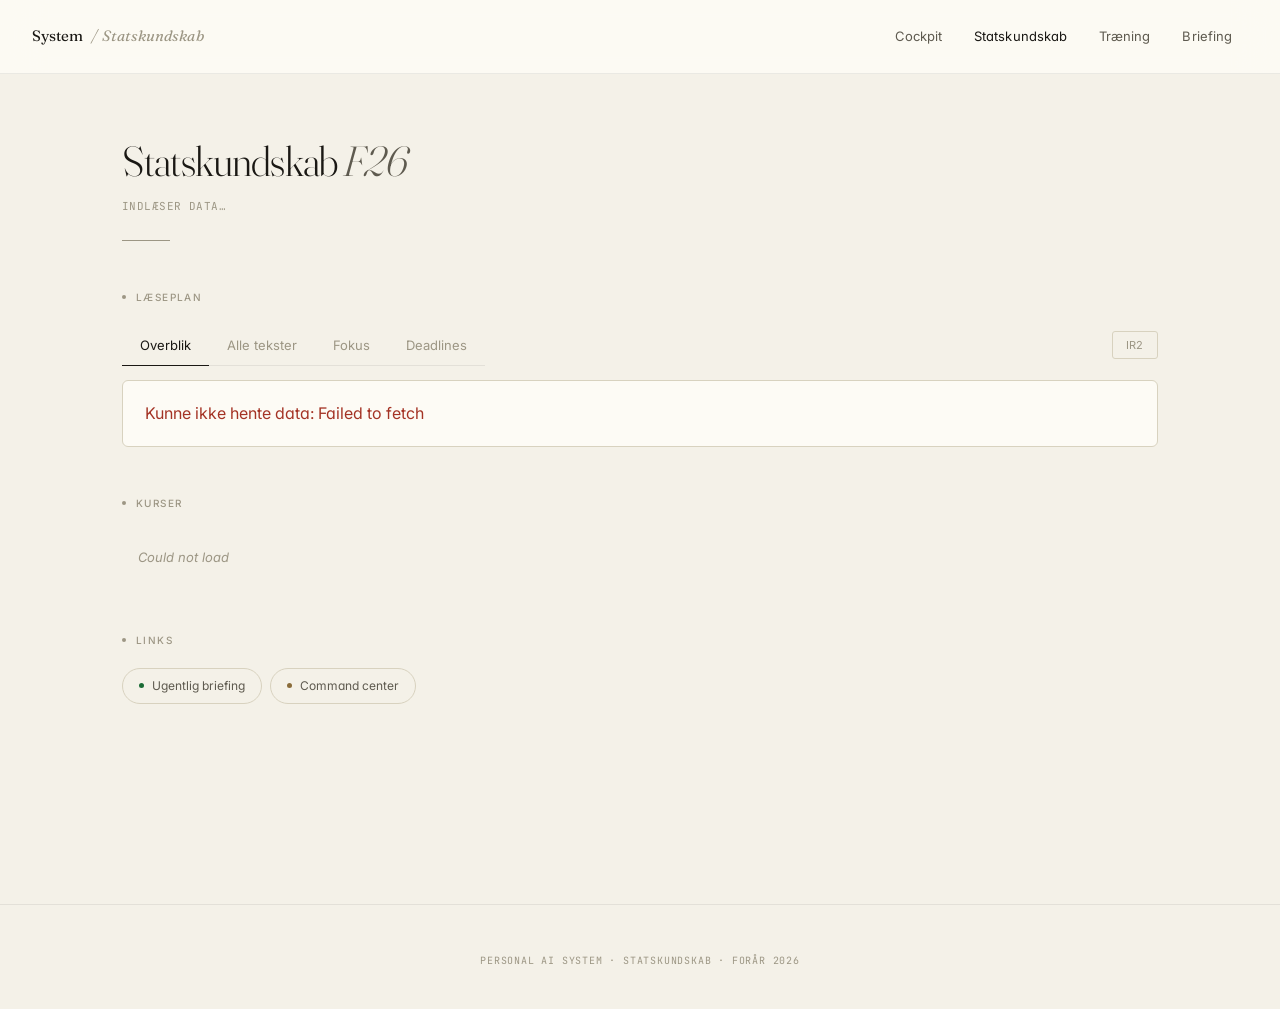
<file: academics.html>
<!DOCTYPE html>
<html lang="da">
<head>
<meta charset="UTF-8">
<meta name="viewport" content="width=device-width, initial-scale=1.0, viewport-fit=cover">
<meta name="theme-color" content="#f4f1e8">
<title>Statskundskab — System</title>
<link rel="stylesheet" href="shared.css?v=4">
</head>
<body>
<header>
  <div class="logo">System <span>/ Statskundskab</span></div>
  <button class="nt" onclick="document.querySelector('nav').classList.toggle('open')" aria-label="Menu"><svg viewBox="0 0 24 24"><path d="M4 6h16M4 12h16M4 18h16" stroke-linecap="round"/></svg></button>
  <nav><a href="index.html">Cockpit</a><a href="academics.html" class="active">Statskundskab</a><a href="training.html">Træning</a><a href="briefing.html">Briefing</a></nav>
</header>
<div class="main">
  <div class="page-hd">
    <h1 class="page-title">Statskundskab <em>F26</em></h1>
    <div class="page-sub" id="lp-sub">Indlæser data…</div>
  </div>

  <!-- LÆSEPLAN — primary focus -->
  <div class="sh first" style="--accent:var(--green);margin-top:0">Læseplan</div>
  <div style="display:flex;align-items:center;gap:.5rem;margin-bottom:.875rem">
    <div class="lp-tabs" id="lp-tabs" style="margin-bottom:0"></div>
    <button class="lp-toggle" id="ir2-toggle" onclick="toggleIR2()" title="Vis/skjul IR2 (afsluttet fag)">IR2</button>
  </div>
  <div id="lp-content"><div class="loading">Henter data…</div></div>

  <!-- COURSE PANELS — secondary, below -->
  <div class="sh" style="--accent:var(--blue)">Kurser</div>
  <div class="course-grid" id="courseGrid"><div class="loading">Indlæser…</div></div>

  <!-- LINKS -->
  <div class="sh" style="--accent:var(--violet)">Links</div>
  <div class="pills">
    <a href="briefing.html" class="pill"><span class="dot" style="background:var(--green);color:var(--green)"></span> Ugentlig briefing</a>
    <a href="https://claude.ai" class="pill" target="_blank"><span class="dot" style="background:var(--gold);color:var(--gold)"></span> Command center</a>
  </div>
</div>
<footer>Personal AI System · Statskundskab · Forår 2026</footer>

<script>
// ═══════════════════════════════════════
// CONFIG
// ═══════════════════════════════════════
const SUPABASE_URL = "https://kgiepplwarutwmzvvezc.supabase.co";
const SUPABASE_KEY = "eyJhbGciOiJIUzI1NiIsInR5cCI6IkpXVCJ9.eyJpc3MiOiJzdXBhYmFzZSIsInJlZiI6ImtnaWVwcGx3YXJ1dHdtenZ2ZXpjIiwicm9sZSI6ImFub24iLCJpYXQiOjE3NzQ4MTc4MDksImV4cCI6MjA5MDM5MzgwOX0.8DFz0fGFJn5qocz4jwfPbnXcoy-1WHgSojDBS8enKec";
const API_HEADERS = { apikey: SUPABASE_KEY, Authorization: `Bearer ${SUPABASE_KEY}`, "Content-Type": "application/json", Prefer: "return=representation" };

// ═══════════════════════════════════════
// LÆSEPLAN CONSTANTS
// ═══════════════════════════════════════
const LP_COURSES = {
  IP3:     { bg: "#1f4d8a", light: "rgba(31,77,138,.10)",  text: "#1f4d8a" },
  Økonomi: { bg: "#a86b15", light: "rgba(168,107,21,.10)", text: "#a86b15" },
  Metode:  { bg: "#1a6b35", light: "rgba(26,107,53,.10)",  text: "#1a6b35" },
  IR2:     { bg: "#5e3a8a", light: "rgba(94,58,138,.10)",  text: "#5e3a8a" },
};
const ACTIVE_COURSES = ["IP3", "Økonomi", "Metode"];
const DEPTH = ["unread","read","noted","restructured","compared","tested"];
const DEPTH_DA = { unread:"Ulæst", read:"Læst", noted:"Noteret", restructured:"Omstruktureret", compared:"Sammenlignet", tested:"Testet" };
const DEPTH_CLR = { unread:"#9c9684", read:"#1f4d8a", noted:"#5e3a8a", restructured:"#a86b15", compared:"#1a6b35", tested:"#a43325" };
const PRIO_STYLE = { høj:{bg:"rgba(164,51,37,.10)",c:"#a43325"}, mellem:{bg:"rgba(168,107,21,.10)",c:"#a86b15"}, lav:{bg:"rgba(26,107,53,.10)",c:"#1a6b35"} };
const STATUS_DA = { ikke_startet:"Ikke startet", i_gang:"I gang", læst:"Læst" };
const WEEK_DATES = { 6:"2/2–8/2",7:"9/2–15/2",8:"16/2–22/2",9:"23/2–1/3",10:"2/3–8/3",11:"9/3–15/3",12:"16/3–22/3",13:"23/3–29/3",14:"30/3–5/4",15:"6/4–12/4",16:"13/4–19/4",17:"20/4–26/4",18:"27/4–3/5",19:"4/5–10/5",20:"11/5–17/5",21:"18/5–24/5" };
const EVT_STYLE = { deadline:{bg:"rgba(164,51,37,.10)",c:"#a43325",l:"Deadline"}, exam:{bg:"rgba(168,107,21,.10)",c:"#a86b15",l:"Eksamen"}, holiday:{bg:"rgba(26,107,53,.10)",c:"#1a6b35",l:"Ferie"}, info:{bg:"rgba(31,77,138,.10)",c:"#1f4d8a",l:"Info"} };

// ═══════════════════════════════════════
// STATE
// ═══════════════════════════════════════
let readings = [], events = [], view = "dashboard";
let filters = { course:"", priority:"", status:"", week:"" };
let focusWeek = 15, showIR2 = false;

// ═══════════════════════════════════════
// SUPABASE
// ═══════════════════════════════════════
async function supa(path, opts = {}) {
  const res = await fetch(`${SUPABASE_URL}/rest/v1/${path}`, {
    method: opts.method || "GET",
    headers: API_HEADERS,
    body: opts.body ? JSON.stringify(opts.body) : undefined,
  });
  if (!res.ok) { const t = await res.text().catch(()=>""); throw new Error(`${res.status}: ${t}`); }
  return res.json();
}

async function loadLPData() {
  [readings, events] = await Promise.all([
    supa("readings?order=week.asc,id.asc"),
    supa("events?order=week.asc"),
  ]);
}

async function patchReading(id, patch) {
  await supa(`readings?id=eq.${id}`, { method: "PATCH", body: patch });
}

// ═══════════════════════════════════════
// HELPERS
// ═══════════════════════════════════════
function esc(s) { const d = document.createElement("div"); d.textContent = s||""; return d.innerHTML; }

function visibleCourses() {
  return showIR2 ? Object.keys(LP_COURSES) : ACTIVE_COURSES;
}

function stats() {
  const vis = visibleCourses();
  const subset = readings.filter(r => vis.includes(r.course));
  const total = subset.length, done = subset.filter(r=>r.status==="læst").length;
  const ip = subset.filter(r=>r.status==="i_gang").length;
  const tp = subset.reduce((s,r)=>s+(r.pages||0),0);
  const dp = subset.filter(r=>r.status==="læst").reduce((s,r)=>s+(r.pages||0),0);
  const bc = {};
  for (const c of vis) {
    const ct = readings.filter(r=>r.course===c), cd = ct.filter(r=>r.status==="læst").length;
    bc[c] = { total:ct.length, done:cd, pct: ct.length ? Math.round(100*cd/ct.length) : 0 };
  }
  return { total, done, ip, tp, dp, bc };
}

// ═══════════════════════════════════════
// RENDER — TABS
// ═══════════════════════════════════════
function renderTabs() {
  const tabs = [["dashboard","Overblik"],["list","Alle tekster"],["focus","Fokus"],["deadlines","Deadlines"]];
  document.getElementById("lp-tabs").innerHTML = tabs.map(([id,label]) =>
    `<button class="lp-tab${view===id?' active':''}" onclick="setView('${id}')">${label}</button>`
  ).join("");
  const tog = document.getElementById("ir2-toggle");
  tog.classList.toggle("on", showIR2);
}

function renderSubtitle() {
  const s = stats();
  document.getElementById("lp-sub").innerHTML =
    `${s.done}/${s.total} tekster læst · Forår 2026`;
}

// ═══════════════════════════════════════
// RENDER — DASHBOARD
// ═══════════════════════════════════════
function renderDashboard(el) {
  const s = stats();
  const vis = visibleCourses();

  const pctDone = s.total ? Math.round(100*s.done/s.total) : 0;
  let h = `<div class="lp-stats">
    <div class="lp-stat" style="--accent:var(--green)"><div class="lp-stat-val" style="color:var(--green)">${s.done}</div><div class="lp-stat-label">Tekster læst</div><div class="lp-stat-sub">af ${s.total} · ${pctDone}%</div></div>
    <div class="lp-stat" style="--accent:var(--blue)"><div class="lp-stat-val" style="color:var(--blue)">${s.ip}</div><div class="lp-stat-label">I gang</div><div class="lp-stat-sub">igangværende</div></div>
    <div class="lp-stat" style="--accent:var(--purple)"><div class="lp-stat-val" style="color:var(--purple)">${s.dp}</div><div class="lp-stat-label">Sider læst</div><div class="lp-stat-sub">af ${s.tp} sider</div></div>
  </div>`;

  // Course progress
  h += `<div class="lp-panel"><div class="lp-panel-hd">Fremgang per fag</div><div class="lp-panel-bd">`;
  for (const c of vis) {
    const cs = s.bc[c], cc = LP_COURSES[c];
    h += `<div class="lp-prog-wrap">
      <div class="lp-prog-label" style="width:96px">
        <span class="badge" style="background:${cc.bg};color:#fdfbf5">${c}</span>
        <span style="font-size:.6875rem;color:var(--t3)">${cs.done}/${cs.total}</span>
      </div>
      <div class="lp-pbar-outer"><div class="lp-pbar" style="width:${Math.max(cs.pct,1)}%;background:${cc.bg};color:${cc.bg}"></div></div>
      <span class="lp-pbar-pct">${cs.pct}%</span>
    </div>`;
  }
  h += `</div></div>`;

  // Depth distribution
  h += `<div class="lp-panel"><div class="lp-panel-hd">Dybdefordeling</div><div class="lp-panel-bd"><div class="depth-grid">`;
  for (const d of DEPTH) {
    const n = readings.filter(r=>r.depth===d && vis.includes(r.course)).length;
    h += `<div class="depth-chip"><div class="dc" style="background:${DEPTH_CLR[d]}"></div><span class="dn">${DEPTH_DA[d]}</span><span class="dv">${n}</span></div>`;
  }
  h += `</div></div></div>`;

  // Upcoming deadlines
  const dls = events.filter(e => e.type==="deadline" || e.type==="exam");
  if (dls.length) {
    h += `<div class="lp-panel"><div class="lp-panel-hd">Kommende deadlines</div>`;
    dls.forEach(e => {
      const cc = e.course ? LP_COURSES[e.course] : null;
      const es = EVT_STYLE[e.type] || EVT_STYLE.info;
      h += `<div class="event-row">
        <div style="display:flex;align-items:center;gap:.625rem">
          <span class="event-tag" style="background:${es.bg};color:${es.c}">${es.l}</span>
          <div>
            <div style="font-size:.8125rem;font-weight:500">${esc(e.label)}</div>
            ${cc ? `<span class="badge" style="background:${cc.light};color:${cc.text};margin-top:2px">${e.course}</span>` : ""}
          </div>
        </div>
        <span class="event-date">${e.date ? e.date.slice(5) : `Uge ${e.week}`}</span>
      </div>`;
    });
    h += `</div>`;
  }
  el.innerHTML = h;
}

// ═══════════════════════════════════════
// RENDER — READING ROW
// ═══════════════════════════════════════
function readingHTML(r) {
  const cc = LP_COURSES[r.course] || LP_COURSES.IP3;
  const done = r.status === "læst";
  const ps = PRIO_STYLE[r.priority] || PRIO_STYLE.mellem;
  return `<div class="reading${done?' done':''}" id="r-${r.id}">
    <button class="check${done?' checked':''}" style="${done?`background:${cc.bg};border:none`:''}" onclick="toggleStatus(${r.id})">
      ${done ? `<svg width="12" height="12" viewBox="0 0 24 24" fill="none" stroke="#fdfbf5" stroke-width="3" stroke-linecap="round" stroke-linejoin="round"><polyline points="20 6 9 17 4 12"/></svg>` : ''}
    </button>
    <div style="flex:1;min-width:0">
      <div class="reading-title">${esc(r.title)}</div>
      <div class="reading-meta">${esc(r.author)}${r.pages>0?` · ${r.pages} s.`:''}</div>
      <div class="reading-tags">
        <span class="badge" style="background:${cc.bg};color:#fdfbf5">${r.course}</span>
        <span class="badge" style="background:${ps.bg};color:${ps.c}">${r.priority}</span>
        <button class="depth-btn" style="background:${DEPTH_CLR[r.depth]}" onclick="cycleDepth(${r.id})">${DEPTH_DA[r.depth]}</button>
        ${r.notes ? `<span style="font-size:.625rem;color:var(--t3);font-style:italic">${esc(r.notes)}</span>` : ''}
      </div>
    </div>
    <div class="reading-week">Uge ${r.week}</div>
  </div>`;
}

// ═══════════════════════════════════════
// RENDER — ALLE TEKSTER
// ═══════════════════════════════════════
function renderList(el) {
  const vis = visibleCourses();
  let f = readings.filter(r => {
    if (!vis.includes(r.course)) return false;
    if (filters.course && r.course !== filters.course) return false;
    if (filters.priority && r.priority !== filters.priority) return false;
    if (filters.status && r.status !== filters.status) return false;
    if (filters.week && r.week !== parseInt(filters.week)) return false;
    return true;
  });
  const wOpts = Array.from({length:16},(_,i)=>i+6).map(w=>`<option value="${w}" ${filters.week==w?'selected':''}>Uge ${w}</option>`).join("");
  const courseOpts = vis.map(c=>`<option value="${c}" ${filters.course===c?'selected':''}>${c}</option>`).join("");
  let h = `<div class="lp-filters">
    <select onchange="setFilter('course',this.value)"><option value="">Alle fag</option>${courseOpts}</select>
    <select onchange="setFilter('priority',this.value)"><option value="">Alle prioriteter</option>${["høj","mellem","lav"].map(p=>`<option value="${p}" ${filters.priority===p?'selected':''}>${p}</option>`).join("")}</select>
    <select onchange="setFilter('status',this.value)"><option value="">Alle status</option>${["ikke_startet","i_gang","læst"].map(s=>`<option value="${s}" ${filters.status===s?'selected':''}>${STATUS_DA[s]}</option>`).join("")}</select>
    <select onchange="setFilter('week',this.value)"><option value="">Alle uger</option>${wOpts}</select>
    <span class="lp-count">${f.length} tekster</span>
  </div>`;
  if (!f.length) {
    h += `<div class="lp-panel"><div class="loading">Ingen tekster matcher filtrene</div></div>`;
    el.innerHTML = h; return;
  }
  // Group by week
  const byWeek = {};
  f.forEach(r => { if (!byWeek[r.week]) byWeek[r.week] = []; byWeek[r.week].push(r); });
  const weeks = Object.keys(byWeek).map(Number).sort((a,b) => a-b);
  h += `<div class="lp-panel">`;
  weeks.forEach(w => {
    const wr = byWeek[w];
    const done = wr.filter(r => r.status === "læst").length;
    const dates = WEEK_DATES[w] ? ` · ${WEEK_DATES[w]}` : '';
    h += `<div class="week-hd"><span>Uge ${w}${dates}</span><span class="week-hd-right">${done}/${wr.length} læst</span></div>`;
    h += wr.map(readingHTML).join("");
  });
  h += `</div>`;
  el.innerHTML = h;
}

// ═══════════════════════════════════════
// RENDER — FOKUS
// ═══════════════════════════════════════
function renderFocus(el) {
  const vis = visibleCourses();
  const backlog = readings
    .filter(r => vis.includes(r.course) && r.week <= focusWeek && r.status !== "læst")
    .sort((a,b) => { const p={høj:0,mellem:1,lav:2}; return (p[a.priority]||1)-(p[b.priority]||1) || a.week-b.week; });
  const wBtns = Array.from({length:16},(_,i)=>i+6).map(w => {
    const cls = [w===focusWeek?'active':'', w===14?'easter':'', w===7?'readweek':''].filter(Boolean).join(' ');
    return `<button class="week-btn ${cls}" onclick="setFocusWeek(${w})">${w}</button>`;
  }).join("");
  let h = `<div class="lp-panel" style="margin-bottom:1rem"><div class="lp-panel-hd">Vælg uge</div><div class="lp-panel-bd">
    <div class="week-btns">${wBtns}</div>
    <div style="font-size:.6875rem;color:var(--t3);margin-top:.625rem">${WEEK_DATES[focusWeek]||""} · ${backlog.length} ulæste tekster op til uge ${focusWeek}</div>
  </div></div>`;
  h += `<div class="lp-panel">${backlog.length ? backlog.map(readingHTML).join("") : `<div style="padding:2rem;text-align:center;color:var(--green);font-weight:600;font-size:.875rem">✓ Alle tekster op til uge ${focusWeek} er læst!</div>`}</div>`;
  el.innerHTML = h;
}

// ═══════════════════════════════════════
// RENDER — DEADLINES
// ═══════════════════════════════════════
function renderDeadlines(el) {
  let h = `<div class="lp-panel"><div class="lp-panel-hd">Alle begivenheder</div>`;
  if (!events.length) { h += `<div class="loading">Ingen begivenheder fundet</div>`; }
  events.forEach(e => {
    const es = EVT_STYLE[e.type] || EVT_STYLE.info;
    const cc = e.course ? LP_COURSES[e.course] : null;
    h += `<div class="event-row">
      <div style="display:flex;align-items:center;gap:.625rem">
        <span class="event-tag" style="background:${es.bg};color:${es.c}">${es.l}</span>
        <div>
          <div style="font-size:.8125rem;font-weight:500">${esc(e.label)}</div>
          ${cc ? `<span style="font-size:.625rem;color:var(--t3)">${e.course}</span>` : ""}
        </div>
      </div>
      <span class="event-date">Uge ${e.week}${e.date ? ' · '+e.date.slice(5) : ''}</span>
    </div>`;
  });
  h += `</div>`;
  el.innerHTML = h;
}

// ═══════════════════════════════════════
// RENDER MAIN
// ═══════════════════════════════════════
function render() {
  renderTabs();
  renderSubtitle();
  const el = document.getElementById("lp-content");
  if (view === "dashboard") renderDashboard(el);
  else if (view === "list") renderList(el);
  else if (view === "focus") renderFocus(el);
  else if (view === "deadlines") renderDeadlines(el);
}

// ═══════════════════════════════════════
// ACTIONS
// ═══════════════════════════════════════
window.setView = function(v) { view = v; render(); };
window.setFilter = function(k, v) { filters[k] = v; render(); };
window.setFocusWeek = function(w) { focusWeek = w; render(); };
window.toggleIR2 = function() { showIR2 = !showIR2; render(); };

window.toggleStatus = async function(id) {
  const r = readings.find(x => x.id === id); if (!r) return;
  const newStatus = r.status === "læst" ? "ikke_startet" : "læst";
  const newDepth = newStatus === "læst" && r.depth === "unread" ? "read" : r.depth;
  const now = new Date().toISOString();
  const patch = { status: newStatus, depth: newDepth,
    completed_at: newStatus === "læst" ? now : null,
    started_at: r.started_at || (newStatus === "læst" ? now : null) };
  Object.assign(r, patch); render();
  try { await patchReading(id, patch); }
  catch (e) { console.error("Update failed:", e); r.status = r.status === "læst" ? "ikke_startet" : "læst"; render(); }
};

window.cycleDepth = async function(id) {
  const r = readings.find(x => x.id === id); if (!r) return;
  const idx = DEPTH.indexOf(r.depth), newDepth = DEPTH[(idx + 1) % DEPTH.length], old = r.depth;
  r.depth = newDepth; render();
  try { await patchReading(id, { depth: newDepth }); }
  catch (e) { console.error("Depth failed:", e); r.depth = old; render(); }
};

// ═══════════════════════════════════════
// COURSE PANELS (existing academics content)
// ═══════════════════════════════════════
const CC = {
  IP3:{color:'#1f4d8a',full:'International Politics 3',exam:'4 jun kl. 12',format:'Fri hjemmeopgave',approach:'Comparative theory mapping — realism vs. liberalism vs. constructivism. Raw sources first.',sched:[['Man','08–10 FL'],['Tor','13–15 FL'],['Fre','08–10 Hold']]},
  'Økonomi':{color:'#a86b15',full:'Macroeconomics',exam:'9 jun kl. 9–13',format:'4-timers skriftlig',approach:'Model-based graphical reasoning. IS-LM, AS-AD, Mundell-Fleming, Phillips curve.',sched:[['Tor','08–10 FL'],['Tor','15–17 Café'],['Fre','10–12 Hold']]},
  Metode:{color:'#1a6b35',full:'Qualitative Methods',exam:'26 maj kl. 12',format:'Fri hjemmeopgave',approach:'Does not read pensum. Agent delivers summaries before + after lectures.',sched:[['Man','13–15 FL'],['Tor','10–12 Hold']]}
};

function loadCoursePanels() {
  const S = SUPABASE_URL + '/rest/v1';
  const H = { apikey: SUPABASE_KEY, Authorization: 'Bearer ' + SUPABASE_KEY };
  fetch(S+'/readings?select=course,status',{headers:H}).then(r=>r.json()).then(data=>{
    const courses={};
    data.forEach(r=>{const c=r.course;if(!courses[c])courses[c]={t:0,d:0,ip:0};courses[c].t++;if(r.status==='læst')courses[c].d++;else if(r.status==='i_gang')courses[c].ip++});
    const order=['Økonomi','IP3','Metode'];
    document.getElementById('courseGrid').innerHTML=order.filter(c=>courses[c]).map(c=>{
      const v=courses[c],cfg=CC[c]||{},pct=Math.round(100*v.d/v.t),col=cfg.color||'#a8a29e';
      return`<div class="course-panel" style="--accent:${col}">
        <div class="course-header"><div><div class="course-name" style="color:${col}">${c}</div><div class="course-full">${cfg.full||''}</div></div><span class="course-badge" style="color:${col}">${cfg.exam?.split(' kl')[0]||''}</span></div>
        <div class="course-body">
          <div class="stats-row"><div class="stat"><div class="stat-val" style="color:${col}">${v.t}</div><div class="stat-label">Tekster</div></div><div class="stat"><div class="stat-val">${v.d}</div><div class="stat-label">Læst</div></div><div class="stat"><div class="stat-val">${v.ip}</div><div class="stat-label">I gang</div></div></div>
          <div class="prog-wrap"><div class="prog-bar-outer"><div class="prog-bar" style="width:${Math.max(pct,2)}%;background:${col};color:${col}"></div></div><span class="prog-pct">${pct}%</span></div>
          ${cfg.alert?`<div class="course-alert">⚠ ${cfg.alert}</div>`:''}
          <div class="sub-sh">Eksamen</div><div class="detail"><strong>Format:</strong> ${cfg.format||''}</div><div class="detail"><strong>Dato:</strong> ${cfg.exam||''}</div>
          <div class="sub-sh">Agent-tilgang</div><div class="detail">${cfg.approach||''}</div>
          <div class="sub-sh">Skema</div>${(cfg.sched||[]).map(s=>'<div class="detail-row"><span class="k">'+s[0]+'</span><span class="v">'+s[1]+'</span></div>').join('')}
        </div></div>`;
    }).join('');
  }).catch(()=>{document.getElementById('courseGrid').innerHTML='<div class="loading">Could not load</div>'});
}

// ═══════════════════════════════════════
// INIT
// ═══════════════════════════════════════
(async function() {
  try {
    await loadLPData();
    render();
  } catch(e) {
    document.getElementById("lp-content").innerHTML = `<div class="lp-panel"><div class="lp-panel-bd" style="color:var(--red)">Kunne ikke hente data: ${esc(e.message)}</div></div>`;
    renderTabs();
  }
  loadCoursePanels();
})();
</script>
</body>
</html>
</file>
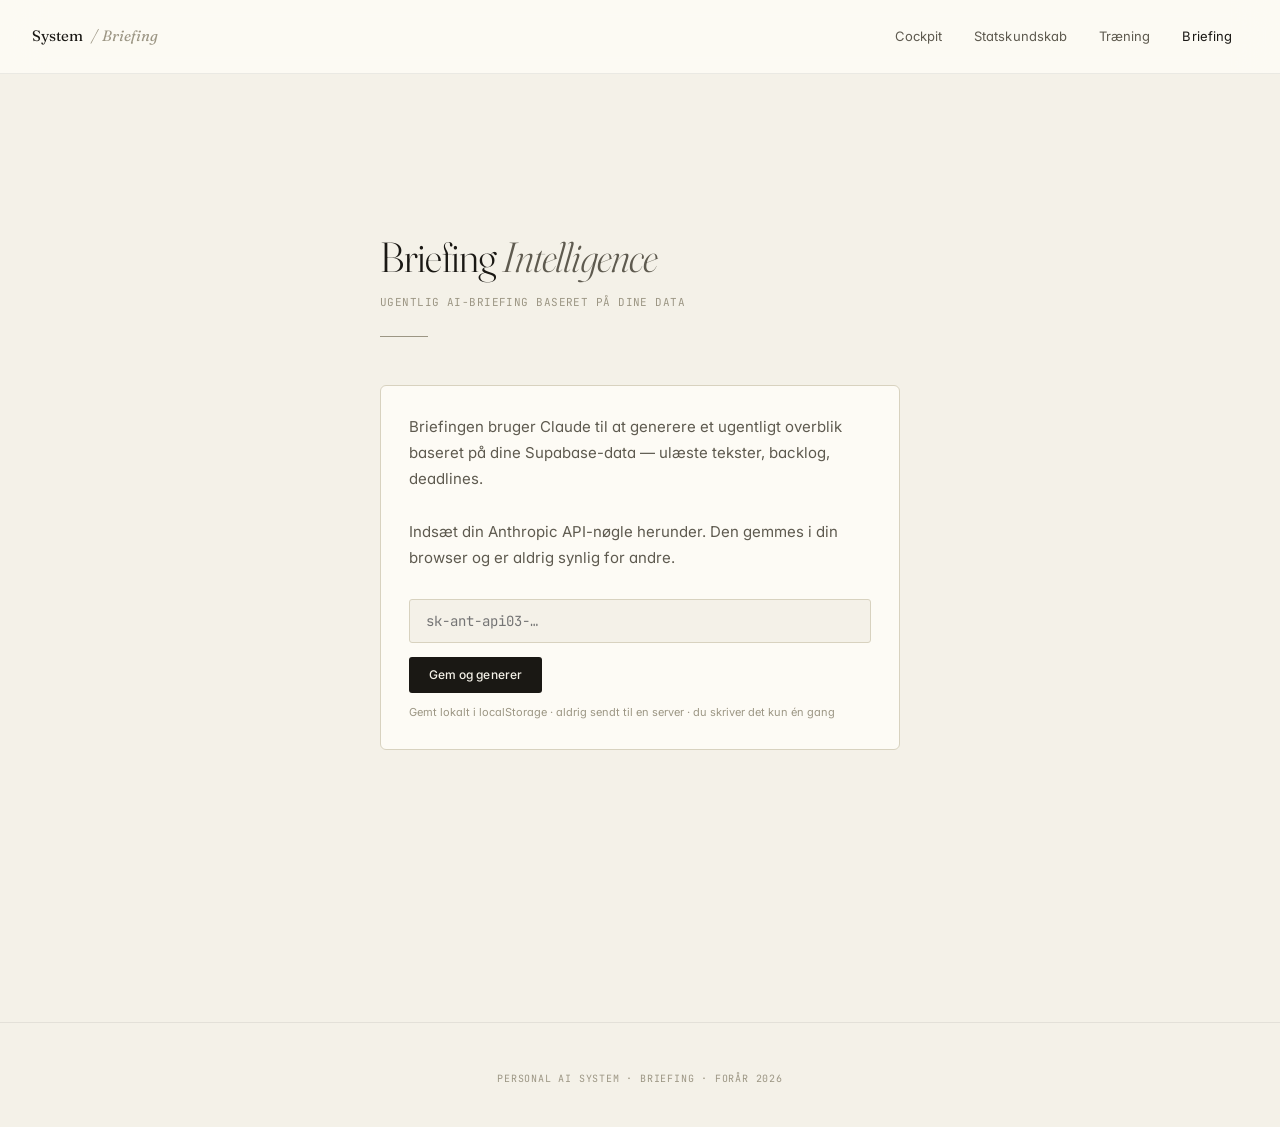
<file: briefing.html>
<!DOCTYPE html>
<html lang="da">
<head>
<meta charset="UTF-8">
<meta name="viewport" content="width=device-width, initial-scale=1.0, viewport-fit=cover">
<meta name="theme-color" content="#f4f1e8">
<title>Briefing — System</title>
<link rel="stylesheet" href="shared.css?v=4">
</head>
<body>
<header>
  <div class="logo">System <span>/ Briefing</span></div>
  <button class="nt" onclick="document.querySelector('nav').classList.toggle('open')" aria-label="Menu"><svg viewBox="0 0 24 24"><path d="M4 6h16M4 12h16M4 18h16" stroke-linecap="round"/></svg></button>
  <nav><a href="index.html">Cockpit</a><a href="academics.html">Statskundskab</a><a href="training.html">Træning</a><a href="briefing.html" class="active">Briefing</a></nav>
</header>
<div class="main main--narrow" id="app">
  <div class="loading-state"><div class="spinner"></div><div class="loading-label">Starter…</div></div>
</div>
<footer>Personal AI System · Briefing · Forår 2026</footer>

<script>
const SUPABASE_URL = "https://kgiepplwarutwmzvvezc.supabase.co";
const SUPABASE_KEY = "eyJhbGciOiJIUzI1NiIsInR5cCI6IkpXVCJ9.eyJpc3MiOiJzdXBhYmFzZSIsInJlZiI6ImtnaWVwcGx3YXJ1dHdtenZ2ZXpjIiwicm9sZSI6ImFub24iLCJpYXQiOjE3NzQ4MTc4MDksImV4cCI6MjA5MDM5MzgwOX0.8DFz0fGFJn5qocz4jwfPbnXcoy-1WHgSojDBS8enKec";
const CC = {IP3:{bg:'#1f4d8a',light:'rgba(31,77,138,.10)',text:'#1f4d8a'},Økonomi:{bg:'#a86b15',light:'rgba(168,107,21,.10)',text:'#a86b15'},Metode:{bg:'#1a6b35',light:'rgba(26,107,53,.10)',text:'#1a6b35'},IR2:{bg:'#5e3a8a',light:'rgba(94,58,138,.10)',text:'#5e3a8a'}};
const WEEK_DATES = {6:"2/2–8/2",7:"9/2–15/2",8:"16/2–22/2",9:"23/2–1/3",10:"2/3–8/3",11:"9/3–15/3",12:"16/3–22/3",13:"23/3–29/3",14:"30/3–5/4",15:"6/4–12/4",16:"13/4–19/4",17:"20/4–26/4",18:"27/4–3/5",19:"4/5–10/5",20:"11/5–17/5",21:"18/5–24/5"};

let apiKey = localStorage.getItem('briefing_api_key') || '';
let state = { loading: false, error: null, data: null, briefing: '', view: 'briefing' };

function esc(s){ const d=document.createElement('div');d.textContent=s||'';return d.innerHTML; }

function md(src){
  const lines=(src||'').replace(/\r\n/g,'\n').split('\n');
  const out=[]; let i=0;
  const inline=s=>esc(s)
    .replace(/`([^`]+)`/g,'<code>$1</code>')
    .replace(/\*\*([^*]+)\*\*/g,'<strong>$1</strong>')
    .replace(/(^|[^*])\*([^*\n]+)\*/g,'$1<em>$2</em>')
    .replace(/(^|\s)_([^_\n]+)_/g,'$1<em>$2</em>')
    .replace(/\[([^\]]+)\]\(([^)]+)\)/g,'<a href="$2" target="_blank" rel="noopener">$1</a>');
  while(i<lines.length){
    const ln=lines[i];
    if(/^\s*$/.test(ln)){i++;continue;}
    let m;
    if(m=ln.match(/^(#{1,3})\s+(.*)$/)){out.push(`<h${m[1].length}>${inline(m[2])}</h${m[1].length}>`);i++;continue;}
    if(/^\s*[-*]\s+/.test(ln)){
      const items=[];
      while(i<lines.length&&/^\s*[-*]\s+/.test(lines[i])){items.push(`<li>${inline(lines[i].replace(/^\s*[-*]\s+/,''))}</li>`);i++;}
      out.push(`<ul>${items.join('')}</ul>`);continue;
    }
    if(/^\s*\d+\.\s+/.test(ln)){
      const items=[];
      while(i<lines.length&&/^\s*\d+\.\s+/.test(lines[i])){items.push(`<li>${inline(lines[i].replace(/^\s*\d+\.\s+/,''))}</li>`);i++;}
      out.push(`<ol>${items.join('')}</ol>`);continue;
    }
    // paragraph: collect until blank line
    const para=[];
    while(i<lines.length&&!/^\s*$/.test(lines[i])&&!/^(#{1,3})\s+/.test(lines[i])&&!/^\s*[-*]\s+/.test(lines[i])&&!/^\s*\d+\.\s+/.test(lines[i])){para.push(lines[i]);i++;}
    out.push(`<p>${inline(para.join(' '))}</p>`);
  }
  return out.join('');
}

function currentWeek(){
  const now=new Date(),jan1=new Date(now.getFullYear(),0,1);
  return Math.ceil((Math.floor((now-jan1)/86400000)+jan1.getDay()+1)/7);
}

async function supa(path){
  const res=await fetch(`${SUPABASE_URL}/rest/v1/${path}`,{headers:{apikey:SUPABASE_KEY,Authorization:`Bearer ${SUPABASE_KEY}`}});
  if(!res.ok)throw new Error(`Supabase ${res.status}`);
  return res.json();
}

async function fetchData(){
  const week=currentWeek();
  const [readings,events]=await Promise.all([
    supa('readings?order=week.asc,id.asc&select=id,course,week,title,author,pages,status,priority'),
    supa('events?order=week.asc'),
  ]);
  const unread=readings.filter(r=>r.status!=='læst');
  const thisWeek=unread.filter(r=>r.week===week);
  const nextWeek=unread.filter(r=>r.week===week+1);
  const backlog=unread.filter(r=>r.week<week);
  const highPri=unread.filter(r=>r.priority==='høj');
  const progress={};
  for(const c of ['IP3','Økonomi','Metode']){
    const ct=readings.filter(r=>r.course===c),done=ct.filter(r=>r.status==='læst').length;
    progress[c]={total:ct.length,done,pct:ct.length?Math.round(100*done/ct.length):0};
  }
  const upcoming=events.filter(e=>(e.type==='deadline'||e.type==='exam')&&e.week>=week&&e.week<=week+4);
  return {week,readings,unread,thisWeek,nextWeek,backlog,highPri,progress,upcoming,events};
}

async function generateBriefing(data){
  const w=data.week;
  const prompt=`Du er Jakobs personlige akademiske assistent. Generer en ugentlig briefing på dansk.

Uge ${w} (${WEEK_DATES[w]||'ukendt'})

Ulæste tekster denne uge (uge ${w}): ${data.thisWeek.length}
${data.thisWeek.slice(0,8).map(r=>`- [${r.course}] ${r.title} — ${r.author} (${r.priority})`).join('\n')||'Ingen'}

Ulæste næste uge (uge ${w+1}): ${data.nextWeek.length}
${data.nextWeek.slice(0,6).map(r=>`- [${r.course}] ${r.title} — ${r.author}`).join('\n')||'Ingen'}

Backlog (tidligere uger, ulæste): ${data.backlog.length} tekster
Høj prioritet backlog: ${data.backlog.filter(r=>r.priority==='høj').slice(0,4).map(r=>`[${r.course} uge ${r.week}] ${r.title}`).join(', ')||'Ingen'}

Fremgang: ${Object.entries(data.progress).map(([c,p])=>`${c} ${p.done}/${p.total} (${p.pct}%)`).join(' · ')}

Kommende deadlines:
${data.upcoming.map(e=>`- ${e.date||`Uge ${e.week}`}: ${e.label} (${e.course||'alle fag'})`).join('\n')||'Ingen inden for 4 uger'}

Skriv i 3-4 korte afsnit:
1. Ugens overblik — hvad sker der, vigtige datoer
2. Læsefokus — hvad er vigtigst at læse nu, hvad fra backlog
3. Næste uge — hvad bør forberedes
4. Advarsler — kun hvis relevant

Vær direkte og konkret. Ingen fyld. Navngiv specifikke tekster ved titel og forfatter.`;

  const res=await fetch('https://api.anthropic.com/v1/messages',{
    method:'POST',
    headers:{'x-api-key':apiKey,'anthropic-version':'2023-06-01','Content-Type':'application/json','anthropic-dangerous-direct-browser-access':'true'},
    body:JSON.stringify({model:'claude-sonnet-4-20250514',max_tokens:1200,messages:[{role:'user',content:prompt}]}),
  });
  if(!res.ok){const t=await res.text().catch(()=>'');throw new Error(`Claude API ${res.status}: ${t.slice(0,200)}`);}
  const json=await res.json();
  return json.content.map(b=>b.text||'').join('');
}

function saveKey(){
  const val=document.getElementById('api-key-input').value.trim();
  if(!val.startsWith('sk-ant-')){alert('Nøglen skal starte med sk-ant-');return;}
  apiKey=val;
  localStorage.setItem('briefing_api_key',val);
  run();
}

function resetKey(){
  apiKey='';
  localStorage.removeItem('briefing_api_key');
  render();
}

async function run(){
  state.loading=true;state.error=null;render();
  try{
    state.data=await fetchData();
    state.briefing=await generateBriefing(state.data);
    state.loading=false;render();
  }catch(e){
    state.error=e.message;state.loading=false;render();
  }
}

function setView(v){state.view=v;render();}

function render(){
  const app=document.getElementById('app');

  if(!apiKey){
    app.innerHTML=`
      <div class="setup-panel">
        <div class="page-hd"><h1 class="page-title">Briefing <em>Intelligence</em></h1><div class="page-sub">Ugentlig AI-briefing baseret på dine data</div></div>
        <div class="panel">
          <p>Briefingen bruger Claude til at generere et ugentligt overblik baseret på dine Supabase-data — ulæste tekster, backlog, deadlines.<br><br>Indsæt din Anthropic API-nøgle herunder. Den gemmes i din browser og er aldrig synlig for andre.</p>
          <input class="setup-input" type="password" id="api-key-input" placeholder="sk-ant-api03-…" autocomplete="off"/>
          <button class="btn" onclick="saveKey()">Gem og generer</button>
          <div class="setup-note">Gemt lokalt i localStorage · aldrig sendt til en server · du skriver det kun én gang</div>
        </div>
      </div>`;
    return;
  }

  if(state.loading){
    app.innerHTML=`
      <div class="page-hd"><h1 class="page-title">Briefing <em>Intelligence</em></h1><div class="page-sub">Henter data og genererer briefing…</div></div>
      <div class="loading-state"><div class="spinner"></div><div class="loading-label">Henter data fra Supabase · genererer med Claude…</div></div>`;
    return;
  }

  if(state.error){
    app.innerHTML=`
      <div class="page-hd"><h1 class="page-title">Briefing <em>Intelligence</em></h1><div class="page-sub">Fejl ved generering</div></div>
      <div class="error-panel">${esc(state.error)}</div>
      <div class="btn-row">
        <button class="btn" onclick="run()">Prøv igen</button>
        <button class="btn btn-sec" onclick="resetKey()">Skift API-nøgle</button>
      </div>`;
    return;
  }

  if(!state.data){run();return;}

  const d=state.data;
  const w=d.week;

  app.innerHTML=`
    <div class="page-hd"><h1 class="page-title">Briefing <em>Intelligence</em></h1><div class="page-sub">Uge ${w} · ${WEEK_DATES[w]||''} · Forår 2026</div></div>

    <div class="stats-row">
      <div class="stat" style="--accent:var(--red)"><div class="stat-val" style="color:var(--red)">${d.thisWeek.length}</div><div class="stat-label">Ulæst denne uge</div></div>
      <div class="stat" style="--accent:var(--amber)"><div class="stat-val" style="color:var(--amber)">${d.backlog.length}</div><div class="stat-label">Backlog</div></div>
      <div class="stat" style="--accent:var(--purple)"><div class="stat-val" style="color:var(--purple)">${d.highPri.length}</div><div class="stat-label">Høj prioritet</div></div>
      <div class="stat" style="--accent:var(--green)"><div class="stat-val" style="color:var(--green)">${d.upcoming.length}</div><div class="stat-label">Deadlines (4 uger)</div></div>
    </div>

    <div style="display:flex;gap:.375rem;margin-bottom:1.5rem">
      <button class="btn${state.view==='briefing'?'':' btn-sec'}" onclick="setView('briefing')">Briefing</button>
      <button class="btn${state.view==='data'?'':' btn-sec'}" onclick="setView('data')">Rådata</button>
    </div>

    <div id="view-content"></div>

    <div class="btn-row">
      <button class="btn" onclick="run()">Generer ny</button>
      <button class="btn btn-sec" onclick="resetKey()">Skift nøgle</button>
    </div>`;

  const vc=document.getElementById('view-content');

  if(state.view==='briefing'){
    vc.innerHTML=`<div class="panel"><div class="briefing-text">${md(state.briefing)}</div></div>`;
  } else {
    // Fremgang
    let h=`<div class="sh" style="--accent:var(--blue);margin-top:0">Fremgang</div><div class="panel">`;
    for(const [c,p] of Object.entries(d.progress)){
      const cc=CC[c]||{bg:'var(--t3)'};
      h+=`<div class="prog-row"><span class="prog-label" style="color:${cc.bg}">${c}</span><div class="prog-bar"><div class="prog-fill" style="width:${Math.max(p.pct,1)}%;background:${cc.bg}"></div></div><span class="prog-pct">${p.done}/${p.total}</span></div>`;
    }
    h+=`</div>`;

    // Denne uge
    h+=`<div class="sh" style="--accent:var(--green)">Denne uge (uge ${w})</div><div class="panel">`;
    if(d.thisWeek.length){
      h+=d.thisWeek.map(r=>{const cc=CC[r.course]||{bg:'var(--t3)',light:'var(--s2)',text:'var(--t2)'};return`<div class="reading-row"><div class="reading-title">${esc(r.title)}<br><span style="font-size:.6875rem;color:var(--t3)">${esc(r.author)}</span></div><div><span class="badge" style="background:${cc.bg};color:#fdfbf5">${r.course}</span></div></div>`;}).join('');
    } else h+=`<div style="font-size:.875rem;color:var(--t3);padding:.25rem 0">Alle tekster læst</div>`;
    h+=`</div>`;

    // Deadlines
    if(d.upcoming.length){
      h+=`<div class="sh" style="--accent:var(--amber)">Kommende deadlines</div><div class="panel">`;
      h+=d.upcoming.map(e=>{const cc=CC[e.course]||null;return`<div class="reading-row"><span class="reading-title">${esc(e.label)}${cc?` <span class="badge" style="background:${cc.bg};color:#fdfbf5;margin-left:4px">${e.course}</span>`:''}</span><span class="reading-meta">${e.date||`Uge ${e.week}`}</span></div>`;}).join('');
      h+=`</div>`;
    }
    vc.innerHTML=h;
  }
}

// Start
if(apiKey){run();}else{render();}
</script>
</body>
</html>
</file>
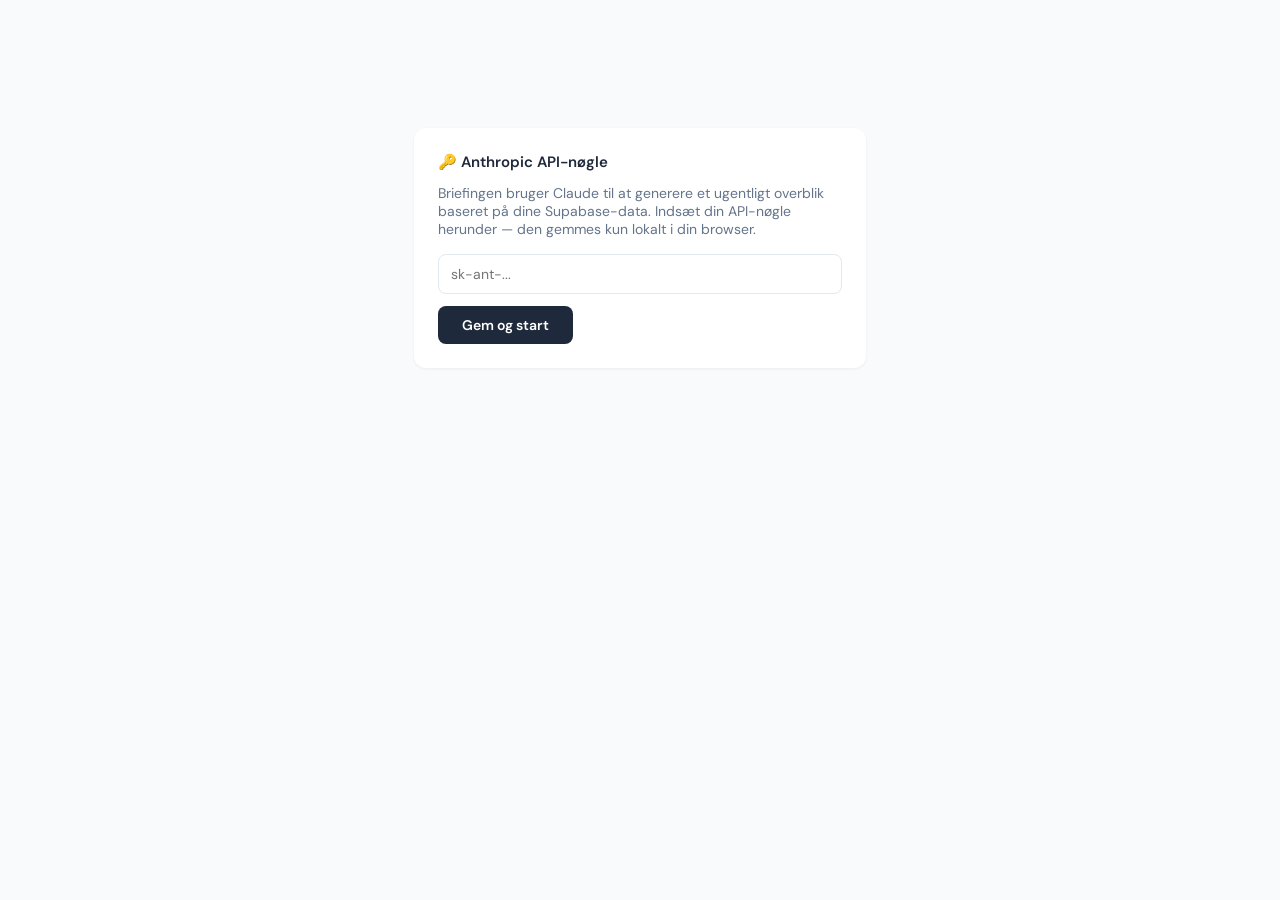
<file: dashboards/briefing.html>
<!DOCTYPE html>
<html lang="da">
<head>
<meta charset="UTF-8">
<meta name="viewport" content="width=device-width, initial-scale=1.0">
<title>Ugebriefing — Forår 2026</title>
<link href="https://fonts.googleapis.com/css2?family=DM+Sans:wght@400;500;600;700&family=DM+Mono:wght@400;500&display=swap" rel="stylesheet">
<style>
  :root { --bg:#f8fafc; --card:#fff; --border:#e2e8f0; --text:#1e293b; --muted:#64748b; --faint:#94a3b8; }
  * { box-sizing:border-box; margin:0; padding:0; }
  body { font-family:'DM Sans',system-ui,sans-serif; background:var(--bg); color:var(--text); }
  .mono { font-family:'DM Mono',monospace; }
  .container { max-width:800px; margin:0 auto; padding:24px; }
  .header { text-align:center; margin-bottom:32px; }
  .header h1 { font-size:24px; font-weight:700; letter-spacing:-0.5px; }
  .header-sub { font-size:13px; color:var(--faint); margin-top:4px; }
  .card { background:var(--card); border-radius:12px; box-shadow:0 1px 3px rgba(0,0,0,0.06); padding:24px; margin-bottom:20px; }
  .card-title { font-size:15px; font-weight:600; margin-bottom:12px; display:flex; align-items:center; gap:8px; }
  .briefing-text { font-size:15px; line-height:1.7; color:#334155; white-space:pre-wrap; }
  .briefing-text p { margin-bottom:14px; }
  .stat-row { display:flex; gap:12px; margin-bottom:20px; flex-wrap:wrap; }
  .stat { background:var(--card); border-radius:10px; padding:16px 18px; box-shadow:0 1px 3px rgba(0,0,0,0.06); flex:1; min-width:120px; text-align:center; }
  .stat-val { font-size:24px; font-weight:700; }
  .stat-label { font-size:11px; color:var(--muted); margin-top:2px; }
  .reading-item { padding:10px 0; border-bottom:1px solid #f1f5f9; display:flex; justify-content:space-between; align-items:flex-start; gap:12px; }
  .reading-item:last-child { border-bottom:none; }
  .badge { border-radius:4px; padding:2px 8px; font-size:11px; font-weight:600; display:inline-block; }
  .event-item { padding:10px 0; border-bottom:1px solid #f1f5f9; display:flex; justify-content:space-between; align-items:center; }
  .event-item:last-child { border-bottom:none; }
  .loading { text-align:center; padding:60px 20px; color:var(--muted); }
  .loading .spinner { font-size:32px; margin-bottom:12px; animation:spin 1.5s linear infinite; display:inline-block; }
  @keyframes spin { to { transform:rotate(360deg); } }
  .error { background:#fef2f2; border:1px solid #fecaca; border-radius:10px; padding:20px; color:#991b1b; }
  .btn { background:#1e293b; color:#fff; border:none; border-radius:8px; padding:10px 24px; font-size:14px; font-weight:600; cursor:pointer; font-family:inherit; transition:all 0.15s; }
  .btn:hover { background:#334155; }
  .btn:disabled { opacity:0.5; cursor:not-allowed; }
  .setup { max-width:500px; margin:80px auto; padding:24px; }
  .setup input { width:100%; padding:10px 12px; border:1px solid var(--border); border-radius:8px; font-size:14px; font-family:inherit; margin-bottom:12px; }
  .schedule-grid { display:grid; grid-template-columns: 80px 1fr; gap:4px 12px; font-size:13px; }
  .schedule-day { font-weight:600; color:var(--text); padding:4px 0; }
  .schedule-entry { color:var(--muted); padding:4px 0; }
  .section-toggle { cursor:pointer; user-select:none; }
  .section-toggle:hover { color:var(--text); }
  .tabs { display:flex; gap:4px; margin-bottom:20px; justify-content:center; }
  .tabs button { padding:8px 18px; border-radius:8px; font-size:13px; font-weight:600; cursor:pointer; border:none; background:transparent; color:var(--muted); }
  .tabs button.active { background:var(--text); color:#fff; }
  @media(max-width:600px) { .stat-row { flex-direction:column; } .container { padding:16px; } }
</style>
</head>
<body>
<div class="container" id="app"></div>
<script>
// =============================================================================
// CONFIG
// =============================================================================
const SUPABASE_URL = "https://kgiepplwarutwmzvvezc.supabase.co";
const SUPABASE_KEY = "eyJhbGciOiJIUzI1NiIsInR5cCI6IkpXVCJ9.eyJpc3MiOiJzdXBhYmFzZSIsInJlZiI6ImtnaWVwcGx3YXJ1dHdtenZ2ZXpjIiwicm9sZSI6ImFub24iLCJpYXQiOjE3NzQ4MTc4MDksImV4cCI6MjA5MDM5MzgwOX0.8DFz0fGFJn5qocz4jwfPbnXcoy-1WHgSojDBS8enKec";

const COURSE_COLORS = {
  IR2:     { bg:"#059669", c:"#fff" },
  IP3:     { bg:"#7c3aed", c:"#fff" },
  Økonomi: { bg:"#2563eb", c:"#fff" },
  Metode:  { bg:"#ea580c", c:"#fff" },
};

const WEEK_DATES = { 6:"2/2–8/2",7:"9/2–15/2",8:"16/2–22/2",9:"23/2–1/3",10:"2/3–8/3",11:"9/3–15/3",12:"16/3–22/3",13:"23/3–29/3",14:"30/3–5/4",15:"6/4–12/4",16:"13/4–19/4",17:"20/4–26/4",18:"27/4–3/5",19:"4/5–10/5",20:"11/5–17/5",21:"18/5–24/5",22:"25/5–31/5",23:"1/6–7/6",24:"8/6–14/6" };

// =============================================================================
// STATE
// =============================================================================
let anthropicKey = localStorage.getItem("anthropic_key") || "";
let briefing = "";
let rawData = null;
let loading = false;
let error = null;
let view = "briefing"; // briefing | data

// =============================================================================
// HELPERS
// =============================================================================
function currentWeek() {
  const now = new Date();
  const jan1 = new Date(now.getFullYear(), 0, 1);
  const days = Math.floor((now - jan1) / 86400000);
  return Math.ceil((days + jan1.getDay() + 1) / 7);
}

function esc(s) { const d = document.createElement("div"); d.textContent = s; return d.innerHTML; }

async function supa(path) {
  const res = await fetch(`${SUPABASE_URL}/rest/v1/${path}`, {
    headers: { apikey: SUPABASE_KEY, Authorization: `Bearer ${SUPABASE_KEY}` },
  });
  if (!res.ok) throw new Error(`Supabase: ${res.status}`);
  return res.json();
}

// =============================================================================
// DATA FETCHING
// =============================================================================
async function fetchAllData() {
  const week = currentWeek();
  const [readings, events, schedule] = await Promise.all([
    supa("readings?order=week.asc,id.asc&select=id,course,week,lecture,title,author,pages,status,priority,depth"),
    supa("events?order=week.asc"),
    supa("ku_schedule?order=week.asc,day_of_week.asc,time_slot.asc"),
  ]);

  const unread = readings.filter(r => r.status !== "læst");
  const thisWeekUnread = unread.filter(r => r.week === week);
  const nextWeekUnread = unread.filter(r => r.week === week + 1);
  const backlog = unread.filter(r => r.week < week);
  const highPriority = unread.filter(r => r.priority === "høj");

  // Progress per course
  const progress = {};
  for (const c of ["IP3", "Økonomi", "Metode"]) {
    const ct = readings.filter(r => r.course === c);
    const done = ct.filter(r => r.status === "læst").length;
    progress[c] = { total: ct.length, done, pct: ct.length ? Math.round(100 * done / ct.length) : 0 };
  }

  // Schedule for this week
  let weekSchedule = schedule.filter(s => s.week === week);
  if (weekSchedule.length === 0) weekSchedule = schedule.filter(s => s.week === null);

  // Upcoming deadlines (within 4 weeks)
  const upcoming = events.filter(e =>
    (e.type === "deadline" || e.type === "exam") && e.week >= week && e.week <= week + 4
  );

  return {
    week,
    readings,
    unread,
    thisWeekUnread,
    nextWeekUnread,
    backlog,
    highPriority,
    progress,
    weekSchedule,
    upcoming,
    allEvents: events,
  };
}

// =============================================================================
// BRIEFING GENERATION
// =============================================================================
async function generateBriefing(data) {
  const prompt = `Du er Jakobs personlige akademiske assistent. Generer en ugentlig briefing på dansk baseret på følgende data.

**Uge ${data.week}** (${WEEK_DATES[data.week] || "ukendt"})

**Undervisning denne uge:**
${data.weekSchedule.map(s => `${s.day_of_week} ${s.time_slot}: ${s.course} (${s.session_type}) — ${s.room || ""}`).join("\n") || "Ingen undervisning (ferie/læseuge)"}

**Ulæste tekster denne uge (uge ${data.week}):** ${data.thisWeekUnread.length} tekster
${data.thisWeekUnread.slice(0, 10).map(r => `- [${r.course}] ${r.title} — ${r.author} (${r.priority} prioritet)`).join("\n") || "Ingen"}

**Ulæste tekster næste uge (uge ${data.week + 1}):** ${data.nextWeekUnread.length} tekster
${data.nextWeekUnread.slice(0, 8).map(r => `- [${r.course}] ${r.title} — ${r.author} (${r.priority} prioritet)`).join("\n") || "Ingen"}

**Backlog (tekster fra tidligere uger, stadig ulæste):** ${data.backlog.length} tekster
${data.backlog.filter(r => r.priority === "høj").slice(0, 5).map(r => `- [${r.course}, uge ${r.week}] ${r.title} — ${r.author}`).join("\n") || "Ingen høj-prioritet backlog"}

**Fremgang per fag:**
${Object.entries(data.progress).map(([c, p]) => `${c}: ${p.done}/${p.total} (${p.pct}%)`).join("\n")}

**Kommende deadlines:**
${data.upcoming.map(e => `- ${e.date || `Uge ${e.week}`}: ${e.label} (${e.course || "alle fag"})`).join("\n") || "Ingen inden for de næste 4 uger"}

Skriv briefingen i 3-4 afsnit:
1. Ugens overblik: hvad sker der denne uge (undervisning, vigtige datoer)
2. Læsefokus: hvad er vigtigst at læse denne uge, og hvad bør prioriteres fra backloggen
3. Næste uge: hvad bør forberedes allerede nu
4. Eventuelle advarsler eller anbefalinger (kun hvis relevant — fx nærmer en deadline sig)

Vær direkte og konkret. Ingen fyld. Brug tekst-titler og forfattere når du nævner specifikke tekster.`;

  const res = await fetch("https://api.anthropic.com/v1/messages", {
    method: "POST",
    headers: {
      "x-api-key": anthropicKey,
      "anthropic-version": "2023-06-01",
      "Content-Type": "application/json",
      "anthropic-dangerous-direct-browser-access": "true",
    },
    body: JSON.stringify({
      model: "claude-sonnet-4-20250514",
      max_tokens: 1500,
      messages: [{ role: "user", content: prompt }],
    }),
  });

  if (!res.ok) {
    const text = await res.text();
    throw new Error(`Claude API: ${res.status} — ${text.slice(0, 200)}`);
  }

  const json = await res.json();
  return json.content.map(b => b.text || "").join("");
}

// =============================================================================
// RENDER
// =============================================================================
function render() {
  const app = document.getElementById("app");

  // Setup screen — need API key
  if (!anthropicKey) {
    app.innerHTML = `
      <div class="setup">
        <div class="card">
          <div class="card-title">🔑 Anthropic API-nøgle</div>
          <p style="font-size:14px;color:var(--muted);margin-bottom:16px">
            Briefingen bruger Claude til at generere et ugentligt overblik baseret på dine Supabase-data. Indsæt din API-nøgle herunder — den gemmes kun lokalt i din browser.
          </p>
          <input type="password" id="key-input" placeholder="sk-ant-..." />
          <button class="btn" onclick="saveKey()">Gem og start</button>
        </div>
      </div>`;
    return;
  }

  // Loading
  if (loading) {
    app.innerHTML = `
      <div class="header">
        <h1>Ugebriefing</h1>
        <div class="header-sub mono">Uge ${currentWeek()} · ${WEEK_DATES[currentWeek()] || ""}</div>
      </div>
      <div class="loading">
        <div class="spinner">◌</div>
        <div>Henter data fra Supabase og genererer briefing...</div>
      </div>`;
    return;
  }

  // Error
  if (error) {
    app.innerHTML = `
      <div class="header">
        <h1>Ugebriefing</h1>
      </div>
      <div class="error">${esc(error)}</div>
      <div style="text-align:center;margin-top:16px">
        <button class="btn" onclick="runBriefing()">Prøv igen</button>
        <button class="btn" style="background:#64748b;margin-left:8px" onclick="resetKey()">Skift API-nøgle</button>
      </div>`;
    return;
  }

  // Main view
  const d = rawData;
  if (!d) return;

  let h = `
    <div class="header">
      <h1>Ugebriefing</h1>
      <div class="header-sub mono">Uge ${d.week} · ${WEEK_DATES[d.week] || ""} · Forår 2026</div>
    </div>
    <div class="tabs">
      <button class="${view==='briefing'?'active':''}" onclick="setView('briefing')">Briefing</button>
      <button class="${view==='data'?'active':''}" onclick="setView('data')">Rådata</button>
    </div>`;

  // Stats row
  h += `<div class="stat-row">
    <div class="stat"><div class="stat-val mono" style="color:#ef4444">${d.thisWeekUnread.length}</div><div class="stat-label">Ulæst denne uge</div></div>
    <div class="stat"><div class="stat-val mono" style="color:#f59e0b">${d.backlog.length}</div><div class="stat-label">Backlog</div></div>
    <div class="stat"><div class="stat-val mono" style="color:#7c3aed">${d.highPriority.length}</div><div class="stat-label">Høj prioritet</div></div>
    <div class="stat"><div class="stat-val mono" style="color:#10b981">${d.upcoming.length}</div><div class="stat-label">Deadlines (4 uger)</div></div>
  </div>`;

  if (view === "briefing") {
    // AI briefing
    h += `<div class="card">
      <div class="card-title">📋 Ugentlig briefing</div>
      <div class="briefing-text">${formatBriefing(briefing)}</div>
    </div>`;

    // Refresh button
    h += `<div style="text-align:center;margin-top:8px;margin-bottom:24px">
      <button class="btn" onclick="runBriefing()">↻ Generer ny briefing</button>
      <button class="btn" style="background:#64748b;margin-left:8px" onclick="resetKey()">Skift API-nøgle</button>
    </div>`;
  }

  if (view === "data") {
    // Schedule
    h += `<div class="card">
      <div class="card-title">📅 Skema — uge ${d.week}</div>`;
    if (d.weekSchedule.length) {
      const days = {};
      d.weekSchedule.forEach(s => {
        if (!days[s.day_of_week]) days[s.day_of_week] = [];
        days[s.day_of_week].push(s);
      });
      for (const [day, slots] of Object.entries(days)) {
        h += `<div style="margin-bottom:10px"><div style="font-weight:600;font-size:13px;margin-bottom:4px">${esc(day)}</div>`;
        slots.forEach(s => {
          const cc = COURSE_COLORS[s.course] || { bg:"#64748b", c:"#fff" };
          h += `<div style="font-size:13px;color:var(--muted);padding:2px 0">
            <span class="mono">${esc(s.time_slot)}</span>
            <span class="badge" style="background:${cc.bg};color:${cc.c};margin-left:6px">${esc(s.course)}</span>
            ${esc(s.session_type)} <span style="color:var(--faint);font-size:11px">${esc(s.room||"")}</span>
          </div>`;
        });
        h += `</div>`;
      }
    } else {
      h += `<div style="color:var(--faint);font-size:14px">Ingen undervisning denne uge</div>`;
    }
    h += `</div>`;

    // This week's unread
    h += `<div class="card">
      <div class="card-title">📖 Ulæste tekster — uge ${d.week} (${d.thisWeekUnread.length})</div>`;
    if (d.thisWeekUnread.length) {
      d.thisWeekUnread.forEach(r => { h += readingHTML(r); });
    } else {
      h += `<div style="color:#10b981;font-size:14px;font-weight:500">✓ Alle tekster for denne uge er læst</div>`;
    }
    h += `</div>`;

    // Next week
    h += `<div class="card">
      <div class="card-title">📖 Næste uge — uge ${d.week+1} (${d.nextWeekUnread.length})</div>`;
    if (d.nextWeekUnread.length) {
      d.nextWeekUnread.forEach(r => { h += readingHTML(r); });
    } else {
      h += `<div style="color:#10b981;font-size:14px">Ingen tekster næste uge</div>`;
    }
    h += `</div>`;

    // Backlog
    if (d.backlog.length) {
      h += `<div class="card">
        <div class="card-title">⚠️ Backlog (${d.backlog.length} tekster fra tidligere uger)</div>`;
      d.backlog.filter(r => r.priority === "høj").slice(0, 10).forEach(r => { h += readingHTML(r, true); });
      const remaining = d.backlog.length - d.backlog.filter(r => r.priority === "høj").slice(0, 10).length;
      if (remaining > 0) h += `<div style="font-size:12px;color:var(--faint);padding:8px 0">+ ${remaining} tekster med mellem/lav prioritet</div>`;
      h += `</div>`;
    }

    // Upcoming deadlines
    if (d.upcoming.length) {
      h += `<div class="card">
        <div class="card-title">🎯 Kommende deadlines</div>`;
      d.upcoming.forEach(e => {
        const cc = e.course ? COURSE_COLORS[e.course] : null;
        h += `<div class="event-item">
          <div>
            <div style="font-size:13px;font-weight:500">${esc(e.label)}</div>
            ${cc ? `<span class="badge" style="background:${cc.bg};color:${cc.c};margin-top:3px">${esc(e.course)}</span>` : ""}
          </div>
          <div class="mono" style="font-size:12px;color:var(--faint)">${e.date || 'Uge '+e.week}</div>
        </div>`;
      });
      h += `</div>`;
    }

    // Progress
    h += `<div class="card">
      <div class="card-title">📊 Fremgang</div>`;
    for (const [c, p] of Object.entries(d.progress)) {
      const cc = COURSE_COLORS[c] || { bg:"#64748b" };
      h += `<div style="margin-bottom:12px">
        <div style="display:flex;justify-content:space-between;align-items:center;margin-bottom:4px">
          <span class="badge" style="background:${cc.bg};color:#fff">${c}</span>
          <span class="mono" style="font-size:13px;font-weight:600;color:${cc.bg}">${p.done}/${p.total} (${p.pct}%)</span>
        </div>
        <div style="background:#e2e8f0;border-radius:6px;height:6px;overflow:hidden">
          <div style="width:${p.pct}%;height:100%;background:${cc.bg};border-radius:6px"></div>
        </div>
      </div>`;
    }
    h += `</div>`;
  }

  app.innerHTML = h;
}

function readingHTML(r, showWeek) {
  const cc = COURSE_COLORS[r.course] || { bg:"#64748b", c:"#fff" };
  const ps = { høj:"#fee2e2", mellem:"#fef3c7", lav:"#dcfce7" };
  const pc = { høj:"#991b1b", mellem:"#92400e", lav:"#166534" };
  return `<div class="reading-item">
    <div style="flex:1;min-width:0">
      <div style="font-size:13px;font-weight:500;line-height:1.4">${esc(r.title)}</div>
      <div style="font-size:12px;color:var(--faint);margin-top:2px">${esc(r.author)}${r.pages>0?' · '+r.pages+' s.':''}</div>
      <div style="margin-top:4px;display:flex;gap:4px;flex-wrap:wrap">
        <span class="badge" style="background:${cc.bg};color:${cc.c}">${r.course}</span>
        <span class="badge" style="background:${ps[r.priority]||ps.mellem};color:${pc[r.priority]||pc.mellem}">${r.priority}</span>
        ${showWeek ? `<span class="badge" style="background:#f1f5f9;color:var(--muted)">Uge ${r.week}</span>` : ""}
      </div>
    </div>
  </div>`;
}

function formatBriefing(text) {
  return text.split("\n").map(line => {
    line = line.trim();
    if (!line) return "";
    if (line.startsWith("##")) return `<h3 style="font-size:15px;font-weight:600;margin:18px 0 6px;color:var(--text)">${esc(line.replace(/^#+\s*/,""))}</h3>`;
    if (line.startsWith("**") && line.endsWith("**")) return `<h3 style="font-size:15px;font-weight:600;margin:18px 0 6px;color:var(--text)">${esc(line.replace(/\*\*/g,""))}</h3>`;
    // Bold inline
    line = line.replace(/\*\*(.+?)\*\*/g, "<strong>$1</strong>");
    return `<p>${line}</p>`;
  }).join("");
}

// =============================================================================
// ACTIONS
// =============================================================================
window.saveKey = function() {
  const v = document.getElementById("key-input").value.trim();
  if (!v) return;
  anthropicKey = v;
  localStorage.setItem("anthropic_key", v);
  runBriefing();
};

window.resetKey = function() {
  anthropicKey = "";
  localStorage.removeItem("anthropic_key");
  briefing = "";
  rawData = null;
  error = null;
  render();
};

window.setView = function(v) { view = v; render(); };

window.runBriefing = async function() {
  loading = true;
  error = null;
  render();
  try {
    rawData = await fetchAllData();
    briefing = await generateBriefing(rawData);
    view = "briefing";
  } catch (e) {
    error = e.message;
    console.error(e);
  }
  loading = false;
  render();
};

// =============================================================================
// INIT
// =============================================================================
if (anthropicKey) {
  runBriefing();
} else {
  render();
}
</script>
</body>
</html>
</file>
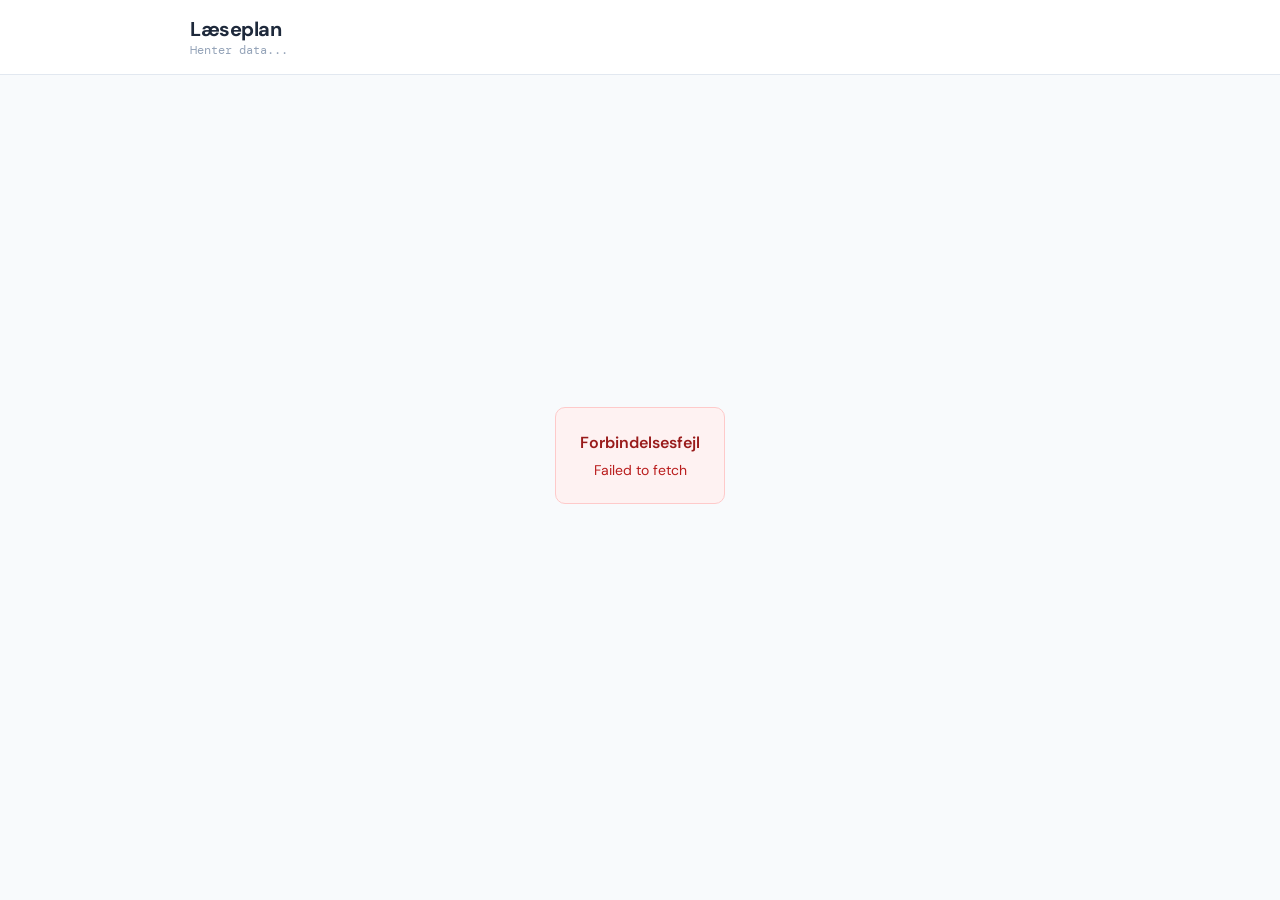
<file: dashboards/laeseplan.html>
<!DOCTYPE html>
<html lang="da">
<head>
<meta charset="UTF-8">
<meta name="viewport" content="width=device-width, initial-scale=1.0">
<title>Læseplan — Forår 2026</title>
<link href="https://fonts.googleapis.com/css2?family=DM+Sans:wght@400;500;600;700&family=DM+Mono:wght@400;500&display=swap" rel="stylesheet">
<style>
  :root {
    --bg: #f8fafc; --card: #fff; --border: #e2e8f0; --text: #1e293b;
    --muted: #64748b; --faint: #94a3b8; --ir2: #059669; --econ: #2563eb; --metode: #ea580c;
  }
  * { box-sizing: border-box; margin: 0; padding: 0; }
  body { font-family: 'DM Sans', system-ui, sans-serif; background: var(--bg); color: var(--text); }
  .mono { font-family: 'DM Mono', monospace; }
  .container { max-width: 900px; margin: 0 auto; padding: 20px 24px; }

  /* Header */
  .header { background: var(--card); border-bottom: 1px solid var(--border); padding: 16px 24px; position: sticky; top: 0; z-index: 10; }
  .header-inner { max-width: 900px; margin: 0 auto; display: flex; justify-content: space-between; align-items: center; flex-wrap: wrap; gap: 10px; }
  .header h1 { font-size: 20px; font-weight: 700; letter-spacing: -0.5px; }
  .header-sub { font-size: 12px; color: var(--faint); }
  .nav { display: flex; gap: 4px; }
  .nav button { padding: 8px 16px; border-radius: 8px; font-size: 13px; font-weight: 600; cursor: pointer; border: none; background: transparent; color: var(--muted); transition: all 0.15s; }
  .nav button.active { background: var(--text); color: #fff; }
  .nav button:hover:not(.active) { background: #f1f5f9; }

  /* Cards */
  .card { background: var(--card); border-radius: 10px; box-shadow: 0 1px 3px rgba(0,0,0,0.06); overflow: hidden; }
  .card-pad { padding: 20px; }
  .card + .card { margin-top: 16px; }
  .card-title { font-size: 15px; font-weight: 600; margin-bottom: 14px; }

  /* Stats */
  .stats { display: flex; gap: 12px; margin-bottom: 20px; flex-wrap: wrap; }
  .stat { background: var(--card); border-radius: 10px; padding: 18px 20px; box-shadow: 0 1px 3px rgba(0,0,0,0.06); flex: 1; min-width: 140px; }
  .stat-val { font-size: 28px; font-weight: 700; }
  .stat-label { font-size: 13px; color: var(--muted); margin-top: 2px; }
  .stat-sub { font-size: 11px; color: var(--faint); margin-top: 4px; }

  /* Progress bar */
  .pbar { background: #e2e8f0; border-radius: 6px; height: 8px; overflow: hidden; flex: 1; }
  .pbar-fill { height: 100%; border-radius: 6px; transition: width 0.4s ease; }

  /* Reading rows */
  .reading { display: flex; align-items: flex-start; gap: 12px; padding: 14px 16px; border-bottom: 1px solid #f1f5f9; transition: opacity 0.2s, background 0.2s; }
  .reading.done { background: #f8fafc; }
  .reading.updating { opacity: 0.5; }
  .reading-title { font-size: 14px; font-weight: 500; line-height: 1.4; }
  .reading.done .reading-title { color: var(--faint); text-decoration: line-through; }
  .reading-meta { font-size: 12px; color: var(--faint); margin-top: 3px; }
  .reading-tags { display: flex; gap: 6px; margin-top: 6px; flex-wrap: wrap; align-items: center; }

  /* Check button */
  .check { width: 26px; height: 26px; border-radius: 13px; flex-shrink: 0; margin-top: 2px; cursor: pointer; display: flex; align-items: center; justify-content: center; border: 2px solid #cbd5e1; background: transparent; transition: all 0.15s; }
  .check.checked { border: none; }

  /* Badges */
  .badge { border-radius: 4px; padding: 2px 8px; font-size: 11px; font-weight: 600; display: inline-block; }
  .badge-sm { font-size: 11px; font-weight: 500; }
  .depth-btn { border: none; cursor: pointer; color: #fff; border-radius: 4px; padding: 2px 8px; font-size: 11px; font-weight: 600; letter-spacing: 0.3px; transition: transform 0.1s; }
  .depth-btn:active { transform: scale(0.93); }

  /* Filters */
  .filters { display: flex; gap: 8px; margin-bottom: 16px; flex-wrap: wrap; align-items: center; }
  .filters select { padding: 6px 10px; border-radius: 6px; border: 1px solid var(--border); font-size: 12px; color: #475569; background: #fff; cursor: pointer; font-family: inherit; }

  /* Week selector */
  .weeks { display: flex; gap: 6px; flex-wrap: wrap; }
  .weeks button { padding: 8px 14px; border-radius: 6px; font-size: 13px; font-weight: 600; cursor: pointer; border: none; background: #f1f5f9; color: var(--muted); transition: all 0.15s; }
  .weeks button.active { background: var(--text); color: #fff; }
  .weeks button.easter { outline: 2px solid #ef4444; outline-offset: 1px; }
  .weeks button.readweek { outline: 2px solid #f59e0b; outline-offset: 1px; }

  /* Events */
  .event-row { display: flex; justify-content: space-between; align-items: center; padding: 14px 0; border-bottom: 1px solid #f1f5f9; }
  .event-row:last-child { border-bottom: none; }

  /* Loading / Error */
  .center { display: flex; justify-content: center; align-items: center; height: 80vh; text-align: center; }
  .error-box { background: #fef2f2; border: 1px solid #fecaca; border-radius: 10px; padding: 24px; max-width: 500px; }

  @media (max-width: 600px) {
    .stats { flex-direction: column; }
    .nav { width: 100%; }
    .nav button { flex: 1; padding: 8px 8px; font-size: 12px; }
    .header-inner { flex-direction: column; align-items: flex-start; }
  }
</style>
</head>
<body>

<div class="header">
  <div class="header-inner">
    <div>
      <h1>Læseplan</h1>
      <div class="header-sub mono" id="header-sub">Henter data...</div>
    </div>
    <div class="nav" id="nav"></div>
  </div>
</div>
<div class="container" id="app"></div>

<script>
// =============================================================================
// CONFIG
// =============================================================================
const SUPABASE_URL = "https://kgiepplwarutwmzvvezc.supabase.co";
const SUPABASE_KEY = "eyJhbGciOiJIUzI1NiIsInR5cCI6IkpXVCJ9.eyJpc3MiOiJzdXBhYmFzZSIsInJlZiI6ImtnaWVwcGx3YXJ1dHdtenZ2ZXpjIiwicm9sZSI6ImFub24iLCJpYXQiOjE3NzQ4MTc4MDksImV4cCI6MjA5MDM5MzgwOX0.8DFz0fGFJn5qocz4jwfPbnXcoy-1WHgSojDBS8enKec";

// =============================================================================
// CONSTANTS
// =============================================================================
const COURSES = {
  IR2:     { bg: "#059669", light: "#d1fae5", text: "#065f46" },
  Økonomi: { bg: "#2563eb", light: "#dbeafe", text: "#1e40af" },
  Metode:  { bg: "#ea580c", light: "#ffedd5", text: "#9a3412" },
};
const DEPTH = ["unread","read","noted","restructured","compared","tested"];
const DEPTH_DA = { unread:"Ulæst", read:"Læst", noted:"Noteret", restructured:"Omstruktureret", compared:"Sammenlignet", tested:"Testet" };
const DEPTH_CLR = { unread:"#94a3b8", read:"#60a5fa", noted:"#a78bfa", restructured:"#f59e0b", compared:"#10b981", tested:"#ef4444" };
const PRIO_STYLE = { høj: { bg:"#fee2e2", c:"#991b1b" }, mellem: { bg:"#fef3c7", c:"#92400e" }, lav: { bg:"#dcfce7", c:"#166534" } };
const STATUS_DA = { ikke_startet:"Ikke startet", i_gang:"I gang", læst:"Læst" };
const WEEK_DATES = { 6:"2/2–8/2",7:"9/2–15/2",8:"16/2–22/2",9:"23/2–1/3",10:"2/3–8/3",11:"9/3–15/3",12:"16/3–22/3",13:"23/3–29/3",14:"30/3–5/4",15:"6/4–12/4",16:"13/4–19/4",17:"20/4–26/4",18:"27/4–3/5",19:"4/5–10/5",20:"11/5–17/5",21:"18/5–24/5" };
const EVT_STYLE = { deadline:{bg:"#fef2f2",c:"#991b1b",l:"Deadline"}, exam:{bg:"#fef3c7",c:"#92400e",l:"Eksamen"}, holiday:{bg:"#ecfdf5",c:"#065f46",l:"Ferie"}, info:{bg:"#f0f9ff",c:"#0c4a6e",l:"Info"} };

// =============================================================================
// STATE
// =============================================================================
let readings = [], events = [], view = "dashboard", filters = { course:"", priority:"", status:"", week:"" }, focusWeek = 14;

// =============================================================================
// SUPABASE
// =============================================================================
async function supa(path, opts = {}) {
  const res = await fetch(`${SUPABASE_URL}/rest/v1/${path}`, {
    method: opts.method || "GET",
    headers: { apikey: SUPABASE_KEY, Authorization: `Bearer ${SUPABASE_KEY}`, "Content-Type": "application/json", Prefer: "return=representation" },
    body: opts.body ? JSON.stringify(opts.body) : undefined,
  });
  if (!res.ok) { const t = await res.text().catch(()=>""); throw new Error(`${res.status}: ${t}`); }
  return res.json();
}

async function loadData() {
  [readings, events] = await Promise.all([
    supa("readings?order=week.asc,id.asc"),
    supa("events?order=week.asc"),
  ]);
}

async function patchReading(id, patch) {
  await supa(`readings?id=eq.${id}`, { method: "PATCH", body: patch });
}

// =============================================================================
// HELPERS
// =============================================================================
function esc(s) { const d = document.createElement("div"); d.textContent = s; return d.innerHTML; }

function stats() {
  const t = readings.length, done = readings.filter(r=>r.status==="læst").length;
  const ip = readings.filter(r=>r.status==="i_gang").length;
  const tp = readings.reduce((s,r)=>s+(r.pages||0),0);
  const dp = readings.filter(r=>r.status==="læst").reduce((s,r)=>s+(r.pages||0),0);
  const bc = {};
  for (const c of ["IR2","Økonomi","Metode"]) {
    const ct = readings.filter(r=>r.course===c), cd = ct.filter(r=>r.status==="læst").length;
    bc[c] = { total:ct.length, done:cd, pct: ct.length ? Math.round(100*cd/ct.length) : 0 };
  }
  return { total:t, done, ip, tp, dp, bc };
}

// =============================================================================
// RENDER
// =============================================================================
function renderNav() {
  const nav = document.getElementById("nav");
  const tabs = [["dashboard","Overblik"],["list","Alle tekster"],["focus","Fokus"],["deadlines","Deadlines"]];
  nav.innerHTML = tabs.map(([id,label]) =>
    `<button class="${view===id?'active':''}" onclick="setView('${id}')">${label}</button>`
  ).join("");
}

function renderHeader() {
  const s = stats();
  document.getElementById("header-sub").innerHTML =
    `${s.done}/${s.total} tekster · Forår 2026 <span style="margin:0 6px">·</span><span style="color:#10b981">●</span> live`;
}

function render() {
  renderNav();
  renderHeader();
  const app = document.getElementById("app");
  if (view === "dashboard") renderDashboard(app);
  else if (view === "list") renderList(app);
  else if (view === "focus") renderFocus(app);
  else if (view === "deadlines") renderDeadlines(app);
}

function renderDashboard(el) {
  const s = stats();
  let h = `<div class="stats">
    <div class="stat" style="border-top:3px solid #10b981"><div class="stat-val mono" style="color:#10b981">${s.done}</div><div class="stat-label">Tekster læst</div><div class="stat-sub">af ${s.total} totalt</div></div>
    <div class="stat" style="border-top:3px solid #3b82f6"><div class="stat-val mono" style="color:#3b82f6">${s.ip}</div><div class="stat-label">I gang</div></div>
    <div class="stat" style="border-top:3px solid #8b5cf6"><div class="stat-val mono" style="color:#8b5cf6">${s.dp}</div><div class="stat-label">Sider læst</div><div class="stat-sub">af ${s.tp} s.</div></div>
  </div>`;

  // Course progress
  h += `<div class="card card-pad"><div class="card-title">Fremgang per fag</div>`;
  for (const c of ["IR2","Økonomi","Metode"]) {
    const cs = s.bc[c], cc = COURSES[c];
    h += `<div style="margin-bottom:14px">
      <div style="display:flex;justify-content:space-between;align-items:center;margin-bottom:5px">
        <div style="display:flex;align-items:center;gap:8px">
          <span class="badge" style="background:${cc.bg};color:#fff">${c}</span>
          <span style="font-size:12px;color:var(--faint)">${cs.done}/${cs.total}</span>
        </div>
        <span class="mono" style="font-size:13px;font-weight:600;color:${cc.bg}">${cs.pct}%</span>
      </div>
      <div class="pbar"><div class="pbar-fill" style="width:${cs.pct}%;background:${cc.bg}"></div></div>
    </div>`;
  }
  h += `</div>`;

  // Depth distribution
  h += `<div class="card card-pad"><div class="card-title">Dybdefordeling</div><div style="display:flex;gap:8px;flex-wrap:wrap">`;
  for (const d of DEPTH) {
    const n = readings.filter(r=>r.depth===d).length;
    h += `<div style="display:flex;align-items:center;gap:6px;background:#f8fafc;border-radius:6px;padding:6px 12px">
      <div style="width:10px;height:10px;border-radius:3px;background:${DEPTH_CLR[d]}"></div>
      <span style="font-size:12px;color:var(--muted)">${DEPTH_DA[d]}</span>
      <span class="mono" style="font-size:13px;font-weight:700">${n}</span>
    </div>`;
  }
  h += `</div></div>`;

  // Deadlines
  const dls = events.filter(e => e.type==="deadline" || e.type==="exam");
  if (dls.length) {
    h += `<div class="card card-pad"><div class="card-title">Kommende deadlines</div>`;
    dls.forEach((e,i) => {
      const cc = e.course ? COURSES[e.course] : null;
      h += `<div class="event-row">
        <div>
          <div style="font-size:13px;font-weight:500">${esc(e.label)}</div>
          ${cc ? `<span class="badge badge-sm" style="background:${cc.light};color:${cc.text};margin-top:3px">${e.course}</span>` : ""}
        </div>
        <div class="mono" style="font-size:12px;color:var(--faint)">${e.date || `Uge ${e.week}`}</div>
      </div>`;
    });
    h += `</div>`;
  }
  el.innerHTML = h;
}

function readingHTML(r) {
  const cc = COURSES[r.course] || COURSES.IR2;
  const done = r.status === "læst";
  const ps = PRIO_STYLE[r.priority] || PRIO_STYLE.mellem;
  return `<div class="reading ${done?'done':''}" id="r-${r.id}">
    <button class="check ${done?'checked':''}" style="${done?`border:none;background:${cc.bg}`:''}" onclick="toggleStatus(${r.id})">
      ${done ? '<svg width="14" height="14" viewBox="0 0 24 24" fill="none" stroke="#fff" stroke-width="3" stroke-linecap="round" stroke-linejoin="round"><polyline points="20 6 9 17 4 12"/></svg>' : ''}
    </button>
    <div style="flex:1;min-width:0">
      <div class="reading-title">${esc(r.title)}</div>
      <div class="reading-meta">${esc(r.author)}${r.pages>0?` · ${r.pages} s.`:''}</div>
      <div class="reading-tags">
        <span class="badge" style="background:${cc.bg};color:#fff">${r.course}</span>
        <span class="badge badge-sm" style="background:${ps.bg};color:${ps.c}">${r.priority}</span>
        <button class="depth-btn" style="background:${DEPTH_CLR[r.depth]}" onclick="cycleDepth(${r.id})">${DEPTH_DA[r.depth]}</button>
        ${r.notes ? `<span style="font-size:11px;color:var(--faint);font-style:italic">${esc(r.notes)}</span>` : ''}
      </div>
    </div>
    <div style="font-size:11px;color:var(--faint);flex-shrink:0;text-align:right;min-width:40px">Uge ${r.week}</div>
  </div>`;
}

function renderList(el) {
  let f = readings.filter(r => {
    if (filters.course && r.course !== filters.course) return false;
    if (filters.priority && r.priority !== filters.priority) return false;
    if (filters.status && r.status !== filters.status) return false;
    if (filters.week && r.week !== parseInt(filters.week)) return false;
    return true;
  });
  const wOpts = Array.from({length:16},(_,i)=>i+6).map(w=>`<option value="${w}" ${filters.week==w?'selected':''}>Uge ${w}</option>`).join("");
  let h = `<div class="filters">
    <select onchange="setFilter('course',this.value)"><option value="">Alle fag</option>${["IR2","Økonomi","Metode"].map(c=>`<option value="${c}" ${filters.course===c?'selected':''}>${c}</option>`).join("")}</select>
    <select onchange="setFilter('priority',this.value)"><option value="">Alle prioriteter</option>${["høj","mellem","lav"].map(p=>`<option value="${p}" ${filters.priority===p?'selected':''}>${p}</option>`).join("")}</select>
    <select onchange="setFilter('status',this.value)"><option value="">Alle status</option>${["ikke_startet","i_gang","læst"].map(s=>`<option value="${s}" ${filters.status===s?'selected':''}>${STATUS_DA[s]}</option>`).join("")}</select>
    <select onchange="setFilter('week',this.value)"><option value="">Alle uger</option>${wOpts}</select>
    <span style="font-size:12px;color:var(--faint);margin-left:8px">${f.length} tekster</span>
  </div>`;
  h += `<div class="card">${f.length ? f.map(readingHTML).join("") : '<div style="padding:40px;text-align:center;color:var(--faint);font-size:14px">Ingen tekster matcher filtrene</div>'}</div>`;
  el.innerHTML = h;
}

function renderFocus(el) {
  const backlog = readings.filter(r => r.week <= focusWeek && r.status !== "læst")
    .sort((a,b) => {
      const p = {høj:0,mellem:1,lav:2};
      return (p[a.priority]||1)-(p[b.priority]||1) || a.week-b.week;
    });
  const wBtns = Array.from({length:16},(_,i)=>i+6).map(w => {
    const cls = [w===focusWeek?'active':'', w===14?'easter':'', w===7?'readweek':''].filter(Boolean).join(' ');
    return `<button class="${cls}" onclick="setFocusWeek(${w})">${w}</button>`;
  }).join("");
  let h = `<div class="card card-pad" style="margin-bottom:16px">
    <div class="card-title">Vælg uge</div>
    <div class="weeks">${wBtns}</div>
    <div style="font-size:12px;color:var(--faint);margin-top:10px">${WEEK_DATES[focusWeek]||""} · ${backlog.length} ulæste tekster op til uge ${focusWeek}</div>
  </div>`;
  h += `<div class="card">${backlog.length ? backlog.map(readingHTML).join("") : '<div style="padding:40px;text-align:center;color:#10b981;font-size:15px;font-weight:600">✓ Alle tekster op til uge '+focusWeek+' er læst!</div>'}</div>`;
  el.innerHTML = h;
}

function renderDeadlines(el) {
  let h = `<div class="card card-pad"><div class="card-title">Alle begivenheder</div>`;
  events.forEach(e => {
    const es = EVT_STYLE[e.type] || EVT_STYLE.info;
    const cc = e.course ? COURSES[e.course] : null;
    h += `<div class="event-row">
      <div style="display:flex;align-items:center;gap:10px">
        <span class="badge" style="background:${es.bg};color:${es.c};min-width:60px;text-align:center">${es.l}</span>
        <div>
          <div style="font-size:13px;font-weight:500">${esc(e.label)}</div>
          ${cc ? `<span style="font-size:11px;color:var(--faint)">${e.course}</span>` : ""}
        </div>
      </div>
      <div class="mono" style="font-size:12px;color:var(--faint)">Uge ${e.week}${e.date ? ' · '+e.date : ''}</div>
    </div>`;
  });
  h += `</div>`;
  el.innerHTML = h;
}

// =============================================================================
// ACTIONS
// =============================================================================
window.setView = function(v) { view = v; render(); };
window.setFilter = function(k, v) { filters[k] = v; render(); };
window.setFocusWeek = function(w) { focusWeek = w; render(); };

window.toggleStatus = async function(id) {
  const r = readings.find(x => x.id === id);
  if (!r) return;
  const newStatus = r.status === "læst" ? "ikke_startet" : "læst";
  const newDepth = newStatus === "læst" && r.depth === "unread" ? "read" : r.depth;
  const now = new Date().toISOString();
  const patch = {
    status: newStatus,
    depth: newDepth,
    completed_at: newStatus === "læst" ? now : null,
    started_at: r.started_at || (newStatus === "læst" ? now : null),
  };
  // Optimistic update
  Object.assign(r, patch);
  render();
  try { await patchReading(id, patch); }
  catch (e) { console.error("Update failed:", e); Object.assign(r, { status: r.status === "læst" ? "ikke_startet" : "læst" }); render(); }
};

window.cycleDepth = async function(id) {
  const r = readings.find(x => x.id === id);
  if (!r) return;
  const idx = DEPTH.indexOf(r.depth);
  const newDepth = DEPTH[(idx + 1) % DEPTH.length];
  const old = r.depth;
  r.depth = newDepth;
  render();
  try { await patchReading(id, { depth: newDepth }); }
  catch (e) { console.error("Depth update failed:", e); r.depth = old; render(); }
};

// =============================================================================
// INIT
// =============================================================================
(async function() {
  try {
    await loadData();
    render();
  } catch (e) {
    document.getElementById("app").innerHTML = `<div class="center"><div class="error-box">
      <div style="font-size:16px;font-weight:600;color:#991b1b;margin-bottom:8px">Forbindelsesfejl</div>
      <div style="font-size:14px;color:#b91c1c">${esc(e.message)}</div>
    </div></div>`;
  }
})();
</script>
</body>
</html>
</file>
<file: shared.css>
/* ═══════════════════════════════════════════════════════════════════
   SYSTEM · Personal AI cockpit — minimal dark editorial
   Restrained, hairline-based, single accent.
   ═══════════════════════════════════════════════════════════════════ */

@import url('https://fonts.googleapis.com/css2?family=Fraunces:opsz,wght@9..144,300;9..144,400;9..144,500&family=Inter:wght@400;500;600&family=JetBrains+Mono:wght@400;500&display=swap');

/* ─── Tokens — light Bloomberg-elegant ───────────────────────────── */
:root{
  /* Surfaces — warm paper white */
  --bg:#f4f1e8;
  --bg-2:#ede9dc;
  --surface:#fdfbf5;       --s1:#fdfbf5;
  --surface-2:#f4f1e8;     --s2:#f4f1e8;
  --surface-3:#ede9dc;     --s3:#ede9dc;
  --raised:#fdfbf5;
  --border:#d8d2bf;        --bd:#d8d2bf;
  --border-2:#bcb59c;      --b2:#bcb59c;
  --hairline:rgba(0,0,0,.07);

  /* Text — warm near-black */
  --t1:#1a1814;
  --t2:#5e5a4f;
  --t3:#9c9684;
  --t4:#c4bda9;

  /* Single accent — deep ink */
  --gold:#8a6c3a;
  --gold-soft:#a98e5e;
  --ink:#1a3a5e;

  /* Data accents — saturated for light bg, terminal-feel */
  --blue:#1f4d8a;
  --green:#1a6b35;
  --amber:#a86b15;
  --red:#a43325;
  --purple:#5e3a8a;
  --violet:#5e3a8a;
  --cyan:#1a6878;
  --pink:#9a3268;
  --lime:#5a7a1a;
  --indigo:#3a4a8a;

  /* Tinted alpha */
  --blue-a:rgba(31,77,138,.09);
  --green-a:rgba(26,107,53,.09);
  --amber-a:rgba(168,107,21,.10);
  --red-a:rgba(164,51,37,.09);
  --purple-a:rgba(94,58,138,.09);
  --cyan-a:rgba(26,104,120,.09);
  --gold-a:rgba(138,108,58,.10);

  /* Radii — sharper for terminal feel */
  --r:6px;
  --rs:4px;
  --rxs:3px;

  /* Shadows — soft, light-source from above */
  --shadow:0 1px 2px rgba(60,50,30,.06);
  --shadow-md:0 4px 16px rgba(60,50,30,.08);
  --shadow-glow:none;
}

/* ─── Reset ──────────────────────────────────────────────────────── */
*{margin:0;padding:0;box-sizing:border-box}
html{scroll-behavior:smooth}
body{
  background:var(--bg);
  color:var(--t1);
  font-family:'Inter',-apple-system,BlinkMacSystemFont,'Segoe UI',sans-serif;
  font-feature-settings:'cv11','ss01';
  line-height:1.6;
  -webkit-font-smoothing:antialiased;
  -moz-osx-font-smoothing:grayscale;
  min-height:100vh;
}

::selection{background:rgba(201,168,117,.18);color:var(--t1)}

a{color:inherit;text-decoration:none}
button{font-family:inherit;cursor:pointer;color:inherit}
svg{display:block}

/* ─── Header ─────────────────────────────────────────────────────── */
header{
  padding:1.125rem 2rem;
  display:flex;justify-content:space-between;align-items:center;
  border-bottom:1px solid var(--hairline);
  position:sticky;top:0;z-index:50;
  background:rgba(253,251,245,.88);
  backdrop-filter:blur(20px) saturate(120%);
  -webkit-backdrop-filter:blur(20px) saturate(120%);
}
.logo{
  font-family:'Fraunces',serif;
  font-size:.9375rem;font-weight:400;
  letter-spacing:.005em;
  color:var(--t1);
  display:flex;align-items:center;gap:.5rem;
}
.logo span{color:var(--t3);font-style:italic}

nav{display:flex;gap:0}
nav a{
  font-size:.8125rem;color:var(--t2);
  padding:.5rem 1rem;
  font-weight:400;letter-spacing:.005em;
  transition:color .2s;
}
nav a:hover{color:var(--t1)}
nav a.active{color:var(--t1)}

.nt{display:none;background:none;border:none;padding:.5rem}
.nt svg{width:20px;height:20px;stroke:var(--t2);fill:none;stroke-width:1.5}

@media(max-width:720px){
  header{padding:.875rem 1.125rem}
  .nt{display:block}
  nav{
    position:absolute;top:100%;left:0;right:0;
    background:rgba(253,251,245,.96);
    backdrop-filter:blur(20px);
    border-bottom:1px solid var(--border);
    flex-direction:column;padding:.5rem;
    display:none;
  }
  nav.open{display:flex}
  nav a{padding:.75rem 1rem}
}

/* ─── Layout container ───────────────────────────────────────────── */
.main, .p{
  max-width:1100px;width:100%;margin:0 auto;
  padding:4rem 2rem 6rem;
}
.main--narrow{max-width:680px}
@media(max-width:720px){
  .main, .p{padding:2.5rem 1.25rem 4rem}
}

/* ─── Page header ────────────────────────────────────────────────── */
.page-hd{margin-bottom:3rem;position:relative}
.page-hd::after{
  content:'';display:block;width:48px;height:1px;
  background:var(--t3);
  margin-top:1.5rem;
}
.page-title{
  font-family:'Fraunces',serif;
  font-size:clamp(2rem, 3vw + 1rem, 2.625rem);
  font-weight:300;
  letter-spacing:-.02em;
  line-height:1.1;
  color:var(--t1);
  font-variation-settings:'opsz' 144;
}
.page-title em{
  font-style:italic;
  font-weight:300;
  color:var(--t2);
}
.page-sub{
  font-size:.6875rem;color:var(--t3);margin-top:.875rem;
  font-family:'JetBrains Mono',monospace;
  letter-spacing:.04em;text-transform:uppercase;
  font-weight:400;
}
.hdr-btns{display:flex;gap:.5rem;margin-top:1.25rem;flex-wrap:wrap}
.hdr-btn{
  background:transparent;border:1px solid var(--border);
  border-radius:var(--rxs);color:var(--t2);
  padding:.45rem .9rem;font-size:.75rem;font-weight:400;
  transition:color .2s, border-color .2s;
}
.hdr-btn:hover{color:var(--t1);border-color:var(--border-2)}

/* ─── Section headers ────────────────────────────────────────────── */
.sh, .sl{
  font-size:.625rem;font-weight:500;
  text-transform:uppercase;letter-spacing:.14em;
  color:var(--t3);margin:3rem 0 1.25rem;
  display:flex;align-items:center;gap:.625rem;
}
.sh:first-of-type, .sl:first-of-type{margin-top:0}
.sh::before{
  content:'';width:4px;height:4px;border-radius:50%;
  background:var(--t3);flex-shrink:0;
}
.sl .d{
  width:4px;height:4px;border-radius:50%;
  background:var(--t3);flex-shrink:0;
}
.sh.no-dot::before{display:none}
.sh span{font-weight:400;text-transform:none;letter-spacing:0;color:var(--t3)}
.sc>h2{
  font-family:'Fraunces',serif;font-weight:400;
  font-size:1.375rem;letter-spacing:-.01em;margin-bottom:1.25rem;
  color:var(--t1);
  font-variation-settings:'opsz' 60;
}
.sc{margin-top:3rem}
.sub-sh{
  font-size:.625rem;font-weight:500;text-transform:uppercase;
  letter-spacing:.12em;color:var(--t3);margin:1.25rem 0 .5rem;
}

/* ─── Loading ────────────────────────────────────────────────────── */
.loading{color:var(--t3);font-size:.8125rem;padding:1rem;font-style:italic}

/* ─── Footer ─────────────────────────────────────────────────────── */
footer, .foot{
  padding:3rem 1.5rem 2.5rem;text-align:center;
  font-size:.625rem;color:var(--t3);
  letter-spacing:.08em;text-transform:uppercase;
  border-top:1px solid var(--hairline);
  margin-top:5rem;font-family:'JetBrains Mono',monospace;
  font-weight:400;
}

/* ═══════════════════════════════════════════════════════════════════
   COMPONENTS
   ═══════════════════════════════════════════════════════════════════ */

/* ─── Generic card / panel ───────────────────────────────────────── */
.panel, .c, .lp-panel, .course-panel, .upload-area{
  background:var(--surface);
  border:1px solid var(--border);
  border-radius:var(--r);
  margin-bottom:1rem;
}
.panel{padding:1.75rem}
.c{padding:1.25rem 1.375rem;font-size:.8125rem;color:var(--t2)}
.c h3{font-size:.8125rem;font-weight:500;color:var(--t1);margin-bottom:.5rem;letter-spacing:.005em}
.c p, .c li{font-size:.8125rem;color:var(--t2);line-height:1.7}
.c p strong, .c li strong{color:var(--t1);font-weight:500}
.c p em, .c li em{color:var(--t1);font-style:italic;font-weight:400}

.lp-panel{overflow:hidden}
.lp-panel-hd{
  padding:1rem 1.375rem;font-size:.75rem;font-weight:500;
  border-bottom:1px solid var(--hairline);color:var(--t1);
  letter-spacing:.005em;
}
.lp-panel-bd{padding:1.25rem 1.375rem}

/* ─── Stat cards ─────────────────────────────────────────────────── */
.stats-row, .lp-stats, .sts{
  display:grid;
  grid-template-columns:repeat(auto-fit,minmax(150px,1fr));
  gap:.75rem;margin-bottom:1.75rem;
}
.stats-row{grid-template-columns:repeat(4,1fr)}
@media(max-width:640px){.stats-row{grid-template-columns:repeat(2,1fr)}.sts{grid-template-columns:repeat(2,1fr)}}

.stat, .lp-stat, .st{
  background:var(--surface);
  border:1px solid var(--border);
  border-radius:var(--r);
  padding:1.25rem 1.375rem;
  position:relative;
  transition:border-color .2s;
}
.stat::before, .lp-stat::before, .st::before{display:none}
.stat:hover, .lp-stat:hover, .st:hover{
  border-color:var(--border-2);
}
.stat-val, .lp-stat-val, .st .v{
  font-family:'Fraunces',serif;
  font-size:1.875rem;font-weight:300;
  letter-spacing:-.02em;color:var(--t1);
  font-variant-numeric:tabular-nums;
  font-variation-settings:'opsz' 60;
  line-height:1.1;
}
.stat-label, .lp-stat-label, .st .l{
  font-size:.625rem;color:var(--t3);
  text-transform:uppercase;letter-spacing:.12em;
  font-weight:500;margin-top:.625rem;
}
.lp-stat-sub, .st .n{
  font-size:.625rem;color:var(--t3);margin-top:.25rem;
}

/* Inner stats grid (course panel) */
.course-body .stats-row{
  display:grid;grid-template-columns:repeat(3,1fr);gap:0;
  border:1px solid var(--border);border-radius:var(--rs);
  overflow:hidden;margin-bottom:1.5rem;
}
.course-body .stats-row .stat{
  border:none;border-right:1px solid var(--hairline);border-radius:0;
  padding:.875rem .5rem;text-align:center;background:transparent;
}
.course-body .stats-row .stat:last-child{border-right:none}
.course-body .stats-row .stat-val{font-size:1.375rem}
.course-body .stats-row .stat-label{font-size:.5625rem;letter-spacing:.08em;margin-top:.375rem}

/* ─── Buttons ────────────────────────────────────────────────────── */
.btn{
  background:var(--t1);color:var(--bg);
  border:none;border-radius:var(--rxs);
  padding:.65rem 1.25rem;font-size:.75rem;font-weight:500;
  letter-spacing:.005em;
  transition:opacity .2s;
  font-family:inherit;
}
.btn:hover{opacity:.85}
.btn:disabled{opacity:.3;cursor:not-allowed}
.btn-sec{
  background:transparent;color:var(--t2);
  border:1px solid var(--border);
}
.btn-sec:hover{color:var(--t1);border-color:var(--border-2);opacity:1}
.btn-row{display:flex;gap:.625rem;margin-top:1.5rem;flex-wrap:wrap}

.upload-btn{
  background:var(--t1);color:var(--bg);border:none;border-radius:var(--rxs);
  padding:.55rem 1.1rem;font-size:.75rem;font-weight:500;
  font-family:inherit;margin-top:.625rem;transition:opacity .2s;
}
.upload-btn:hover{opacity:.85}

/* ─── Pills ─────────────────────────────────────────────────────── */
.pills{display:flex;gap:.5rem;flex-wrap:wrap;margin-bottom:1.5rem}
.pill{
  display:inline-flex;align-items:center;gap:.5rem;
  font-size:.75rem;padding:.45rem 1rem;
  border:1px solid var(--border);border-radius:100px;
  font-weight:400;background:transparent;color:var(--t2);
  transition:color .2s, border-color .2s;
}
.pill:hover{border-color:var(--border-2);color:var(--t1)}
.pill .dot{width:5px;height:5px;border-radius:50%;flex-shrink:0}

/* ─── Badges ────────────────────────────────────────────────────── */
.badge{
  display:inline-block;border-radius:3px;
  padding:.2rem .5rem;font-size:.625rem;font-weight:500;
  letter-spacing:.02em;
}

/* ─── Progress bars ─────────────────────────────────────────────── */
.prog-wrap, .lp-prog-wrap{display:flex;align-items:center;gap:.75rem;margin-bottom:.875rem}
.lp-prog-label{display:flex;align-items:center;gap:.5rem}
.prog-bar-outer, .lp-pbar-outer, .prog-bar{
  flex:1;height:2px;
  background:var(--surface-2);
  border-radius:1px;overflow:hidden;
}
.prog-bar{margin:0}
.prog-bar-inner, .lp-pbar, .prog-fill, .prog-bar > div{
  height:100%;border-radius:1px;
  transition:width .8s cubic-bezier(.2,.8,.2,1);
}
.prog-pct, .lp-pbar-pct{
  font-family:'JetBrains Mono',monospace;
  font-size:.6875rem;color:var(--t2);
  font-variant-numeric:tabular-nums;
  width:42px;text-align:right;font-weight:400;
}

/* ─── Tables ────────────────────────────────────────────────────── */
table{width:100%;border-collapse:collapse;font-size:.75rem;margin:.5rem 0}
th{
  text-align:left;color:var(--t3);font-weight:500;
  font-size:.625rem;text-transform:uppercase;letter-spacing:.1em;
  padding:.625rem .25rem;border-bottom:1px solid var(--hairline);
}
td{
  padding:.625rem .25rem;border-bottom:1px solid var(--hairline);
  font-family:'JetBrains Mono',monospace;font-size:.75rem;
  color:var(--t2);
}
td.hit{color:var(--green)}td.miss{color:var(--red)}td.ok{color:var(--amber)}

/* ─── Findings (training.html) ──────────────────────────────────── */
.f{
  background:var(--surface);
  border:1px solid var(--border);
  border-left:1px solid var(--blue);
  border-radius:var(--rs);
  padding:1.125rem 1.25rem;margin-bottom:.625rem;
}
.f.w{border-left-color:var(--amber)}
.f.b{border-left-color:var(--red)}
.f.g{border-left-color:var(--green)}
.f.i{border-left-color:var(--violet)}
.f.c{border-left-color:var(--cyan)}
.f h4{font-size:.8125rem;font-weight:500;margin-bottom:.4rem;color:var(--t1);letter-spacing:.005em}
.f p{font-size:.75rem;color:var(--t2);line-height:1.7}
.f p strong{color:var(--t1);font-weight:500}

/* ─── Highlight box ─────────────────────────────────────────────── */
.hl{
  background:var(--surface);
  border:1px solid var(--border);
  border-radius:var(--rs);padding:1.125rem 1.25rem;margin:.625rem 0;
}
.hl h4{font-size:.75rem;font-weight:500;color:var(--t1);margin-bottom:.3rem;letter-spacing:.005em;text-transform:uppercase;letter-spacing:.06em}
.hl p{font-size:.75rem;color:var(--t2);line-height:1.65}
.hl strong{color:var(--t1)}

/* ─── Charts ────────────────────────────────────────────────────── */
.cw{
  background:var(--surface);
  border:1px solid var(--border);
  border-radius:var(--rs);
  padding:1rem 1.125rem;margin:.625rem 0;
}
.cl{font-size:.625rem;color:var(--t3);font-weight:400;margin-bottom:.5rem;letter-spacing:.02em}
svg text{font-family:'JetBrains Mono',monospace;fill:var(--t3)}
.chart-container{position:relative;cursor:crosshair}
.tooltip{
  position:absolute;background:var(--surface-2);
  border:1px solid var(--border-2);border-radius:4px;
  padding:6px 10px;font-size:.625rem;color:var(--t1);
  pointer-events:none;opacity:0;transition:opacity .1s;
  z-index:10;font-family:'JetBrains Mono',monospace;
  white-space:nowrap;
}

/* ─── Two-column row ────────────────────────────────────────────── */
.fr{display:flex;gap:.75rem;flex-wrap:wrap;margin-bottom:1rem}
.fr>*{flex:1;min-width:240px}

/* ─── Tabs ──────────────────────────────────────────────────────── */
.tabs{
  display:flex;gap:0;
  border-bottom:1px solid var(--hairline);
  margin-bottom:2.5rem;
}
.tab-btn{
  background:none;border:none;
  border-bottom:1px solid transparent;margin-bottom:-1px;
  padding:.875rem 1.25rem;font-size:.8125rem;font-weight:400;
  color:var(--t3);transition:color .2s, border-color .2s;
  font-family:inherit;letter-spacing:.005em;
}
.tab-btn:hover{color:var(--t1)}
.tab-btn.active{color:var(--t1);border-bottom-color:var(--t1)}
.tab-pane{display:none}.tab-pane.active{display:block}

.subtabs{
  display:inline-flex;gap:0;
  border:1px solid var(--border);
  border-radius:var(--rxs);padding:.2rem;margin-bottom:1.5rem;
}
.subtab-btn{
  background:none;border:none;
  padding:.4rem .9rem;font-size:.75rem;font-weight:400;
  color:var(--t2);border-radius:3px;
  font-family:inherit;transition:color .2s, background .2s;
}
.subtab-btn:hover{color:var(--t1)}
.subtab-btn.active{
  background:var(--surface-2);color:var(--t1);
}
.subtab-pane{display:none}.subtab-pane.active{display:block}

/* LP tabs (academics) */
.lp-tabs{display:flex;gap:0;flex-wrap:wrap;margin-bottom:1.5rem;border-bottom:1px solid var(--hairline)}
.lp-tab{
  padding:.75rem 1.125rem;border:none;background:none;
  border-bottom:1px solid transparent;margin-bottom:-1px;
  font-size:.8125rem;font-weight:400;
  color:var(--t3);transition:color .2s, border-color .2s;
  font-family:inherit;
}
.lp-tab.active{color:var(--t1);border-bottom-color:var(--t1)}
.lp-tab:hover:not(.active){color:var(--t1)}
.lp-toggle{
  padding:.4rem .85rem;border-radius:var(--rxs);font-size:.6875rem;font-weight:400;
  border:1px solid var(--border);background:transparent;
  color:var(--t3);transition:color .2s, border-color .2s;
  font-family:inherit;margin-left:auto;align-self:center;
}
.lp-toggle.on{color:var(--t1);border-color:var(--border-2)}

/* ─── Filters ───────────────────────────────────────────────────── */
.lp-filters{display:flex;gap:.5rem;margin-bottom:1.25rem;flex-wrap:wrap;align-items:center}
.lp-filters select{
  padding:.45rem .75rem;border-radius:var(--rxs);
  border:1px solid var(--border);font-size:.75rem;
  color:var(--t2);background:var(--surface);
  font-family:inherit;
}
.lp-filters select:focus{outline:none;border-color:var(--border-2)}
.lp-count{font-size:.6875rem;color:var(--t3);margin-left:auto}

/* Week buttons */
.week-btns{display:flex;gap:.25rem;flex-wrap:wrap}
.week-btn{
  padding:.4rem .75rem;border-radius:var(--rxs);
  font-size:.75rem;font-weight:400;
  border:1px solid var(--border);background:transparent;
  color:var(--t2);font-family:inherit;
  transition:color .2s, border-color .2s;
}
.week-btn.active{color:var(--t1);border-color:var(--border-2);background:var(--surface-2)}
.week-btn:hover:not(.active){color:var(--t1)}
.week-btn.easter{border-color:var(--red)}
.week-btn.readweek{border-color:var(--amber)}

/* ─── Reading rows ──────────────────────────────────────────────── */
.reading{
  display:flex;align-items:flex-start;gap:.875rem;
  padding:1.125rem 1.375rem;border-bottom:1px solid var(--hairline);
}
.reading:last-child{border-bottom:none}
.reading.done{opacity:.5}
.reading-title{font-size:.8125rem;font-weight:400;line-height:1.5;color:var(--t1)}
.reading.done .reading-title{color:var(--t3);text-decoration:line-through}
.reading-meta{font-size:.6875rem;color:var(--t3);margin-top:.25rem}
.reading-tags{display:flex;gap:.4rem;margin-top:.5rem;flex-wrap:wrap;align-items:center}
.reading-week{
  font-size:.625rem;color:var(--t3);
  font-family:'JetBrains Mono',monospace;
  text-align:right;min-width:48px;flex-shrink:0;
}

.check{
  width:18px;height:18px;border-radius:50%;flex-shrink:0;
  margin-top:2px;display:flex;align-items:center;justify-content:center;
  border:1px solid var(--border-2);background:transparent;
  transition:border-color .2s;
}
.check:hover{border-color:var(--t2)}
.check.checked{border:none}

.depth-btn{
  border:1px solid var(--border);background:transparent;
  border-radius:3px;padding:.2rem .5rem;
  font-size:.625rem;font-weight:500;color:var(--t2);
  font-family:inherit;letter-spacing:.02em;
}
.depth-btn:hover{color:var(--t1);border-color:var(--border-2)}

/* Week header */
.week-hd{
  font-size:.625rem;font-weight:500;text-transform:uppercase;
  letter-spacing:.12em;color:var(--t3);
  padding:.875rem 1.375rem .5rem;border-bottom:1px solid var(--hairline);
  display:flex;justify-content:space-between;align-items:center;
  background:var(--surface-2);
}
.week-hd-right{
  font-weight:400;text-transform:none;letter-spacing:0;
  font-family:'JetBrains Mono',monospace;font-size:.625rem;
}

/* Depth chips */
.depth-grid{display:flex;gap:.5rem;flex-wrap:wrap}
.depth-chip{
  display:flex;align-items:center;gap:.5rem;
  background:transparent;border:1px solid var(--border);
  border-radius:var(--rxs);padding:.4rem .75rem;
}
.depth-chip .dc{width:6px;height:6px;border-radius:50%}
.depth-chip .dn{font-size:.6875rem;color:var(--t2)}
.depth-chip .dv{font-family:'JetBrains Mono',monospace;font-size:.8125rem;font-weight:500;color:var(--t1)}

/* ─── Events / deadlines list ───────────────────────────────────── */
.event-row{
  display:flex;justify-content:space-between;align-items:center;
  padding:1rem 1.375rem;border-bottom:1px solid var(--hairline);
}
.event-row:last-child{border-bottom:none}
.event-tag{
  font-size:.625rem;padding:.25rem .55rem;border-radius:3px;
  font-weight:500;min-width:60px;text-align:center;letter-spacing:.02em;
}
.event-date{
  font-family:'JetBrains Mono',monospace;font-size:.6875rem;color:var(--t3);
}

/* ─── Course panels (academics) ─────────────────────────────────── */
.course-grid{
  display:grid;grid-template-columns:1fr;gap:1rem;margin-bottom:2.5rem;
}
@media(min-width:960px){.course-grid{grid-template-columns:repeat(3,1fr)}}
.course-panel{overflow:hidden}
.course-panel::before{display:none}
.course-header{
  padding:1.375rem 1.5rem;border-bottom:1px solid var(--hairline);
  display:flex;justify-content:space-between;align-items:flex-start;
}
.course-name{
  font-family:'Fraunces',serif;font-size:1.25rem;font-weight:400;
  letter-spacing:-.01em;color:var(--t1);
  font-variation-settings:'opsz' 60;
}
.course-full{font-size:.6875rem;color:var(--t3);margin-top:.375rem;font-style:italic}
.course-badge{
  font-size:.625rem;font-weight:500;
  padding:.3rem .7rem;border-radius:100px;
  border:1px solid var(--border);background:transparent;
  color:var(--t2);
}
.course-body{padding:1.5rem}
.detail{font-size:.8125rem;color:var(--t2);line-height:1.7;margin-bottom:.45rem}
.detail strong{color:var(--t1);font-weight:500}
.detail-row{
  display:flex;justify-content:space-between;
  padding:.55rem 0;border-bottom:1px solid var(--hairline);
  font-size:.75rem;
}
.detail-row:last-child{border-bottom:none}
.detail-row .k{color:var(--t3)}
.detail-row .v{color:var(--t2);text-align:right}
.course-alert{
  font-size:.75rem;color:var(--t1);font-weight:400;
  margin-bottom:1rem;padding:.75rem 1rem;
  background:var(--surface-2);
  border:1px solid var(--border);
  border-left:1px solid var(--red);
  border-radius:var(--rxs);
}

/* ═══════════════════════════════════════════════════════════════════
   PAGE-SPECIFIC: index.html cockpit
   ═══════════════════════════════════════════════════════════════════ */

/* Hero */
.hero{
  position:relative;
  padding:2rem 0 3rem;margin-bottom:2rem;
}
.hero-eyebrow{
  font-family:'JetBrains Mono',monospace;
  font-size:.6875rem;color:var(--t3);
  letter-spacing:.14em;text-transform:uppercase;
  margin-bottom:1.5rem;
  font-weight:400;
}
.hero-title{
  font-family:'Fraunces',serif;
  font-size:clamp(2.5rem, 5vw + 1rem, 4rem);
  font-weight:300;letter-spacing:-.025em;line-height:1;
  font-variation-settings:'opsz' 144;
  margin-bottom:1.75rem;
  color:var(--t1);
}
.hero-title em{
  font-style:italic;font-weight:300;
  color:var(--t2);
}
.hero-meta{
  display:flex;gap:2rem;flex-wrap:wrap;
  font-family:'JetBrains Mono',monospace;
  font-size:.6875rem;color:var(--t3);letter-spacing:.04em;
}
.hero-meta span{display:flex;align-items:center;gap:.5rem}
.hero-meta b{color:var(--t1);font-weight:500}

/* Today block */
.today{
  background:var(--surface);
  border:1px solid var(--border);
  border-radius:var(--r);
  padding:1.875rem;margin-bottom:3rem;
}
.today-hd{
  display:flex;justify-content:space-between;align-items:baseline;
  margin-bottom:1.5rem;flex-wrap:wrap;gap:.5rem;
  padding-bottom:1.25rem;
  border-bottom:1px solid var(--hairline);
}
.today-title{
  font-family:'Fraunces',serif;font-size:1.375rem;font-weight:400;
  letter-spacing:-.01em;color:var(--t1);
}
.today-date{
  font-family:'JetBrains Mono',monospace;font-size:.625rem;
  color:var(--t3);text-transform:uppercase;letter-spacing:.1em;
}
.today-grid{
  display:grid;
  grid-template-columns:repeat(auto-fit, minmax(220px, 1fr));
  gap:0;
}
.today-cell{
  padding:1.25rem 1.5rem 1.25rem 0;
  display:flex;flex-direction:column;gap:.5rem;
  min-height:100px;
  border-right:1px solid var(--hairline);
}
.today-cell:last-child{border-right:none;padding-right:0}
.today-cell:not(:first-child){padding-left:1.5rem}
@media(max-width:780px){
  .today-cell{border-right:none;border-bottom:1px solid var(--hairline);padding:1rem 0}
  .today-cell:not(:first-child){padding-left:0}
  .today-cell:last-child{border-bottom:none}
}
.today-label{
  font-size:.625rem;text-transform:uppercase;letter-spacing:.12em;
  color:var(--t3);font-weight:500;
}
.today-label::before{display:none}
.today-value{
  font-family:'Fraunces',serif;font-size:1.375rem;font-weight:300;
  line-height:1.15;color:var(--t1);letter-spacing:-.005em;
  font-variation-settings:'opsz' 60;
}
.today-sub{font-size:.75rem;color:var(--t2);line-height:1.55}

/* Alert */
.alert{
  display:flex;align-items:center;gap:.875rem;
  padding:1rem 1.25rem;
  background:var(--surface);
  border:1px solid var(--border);
  border-left:1px solid var(--red);
  border-radius:var(--rxs);margin-bottom:2rem;font-size:.8125rem;
}
.alert-dot{
  width:5px;height:5px;background:var(--red);border-radius:50%;
  flex-shrink:0;
}
.alert strong{color:var(--t1);font-weight:500}
.alert-text{color:var(--t2)}
.alert-days{
  color:var(--t1);font-weight:500;margin-left:auto;
  white-space:nowrap;font-family:'JetBrains Mono',monospace;
  font-size:.75rem;
}

/* Exam countdown bars */
.exam-bars{display:flex;flex-direction:column;gap:.625rem;margin-bottom:2.5rem}
.exam-bar{
  background:var(--surface);border:1px solid var(--border);
  border-radius:var(--r);padding:1.25rem 1.5rem;
  transition:border-color .2s;
}
.exam-bar:hover{border-color:var(--border-2)}
.exam-bar.urgent{
  border-left:1px solid var(--red);
}
.exam-bar-top{display:flex;justify-content:space-between;align-items:center;margin-bottom:.875rem}
.exam-course{font-size:.625rem;font-weight:500;text-transform:uppercase;letter-spacing:.12em}
.exam-label{font-size:.8125rem;color:var(--t2);margin-left:.75rem;font-weight:400}
.exam-right{display:flex;align-items:baseline;gap:.875rem}
.exam-days{font-family:'JetBrains Mono',monospace;font-size:1rem;font-weight:500;letter-spacing:-.01em}
.exam-date{font-size:.6875rem;color:var(--t3);font-family:'JetBrains Mono',monospace}
.exam-track{height:2px;background:var(--surface-2);border-radius:1px;overflow:hidden}
.exam-fill{height:100%;border-radius:1px;transition:width .8s cubic-bezier(.2,.8,.2,1)}

/* Course cards */
.course-strip{
  display:grid;grid-template-columns:repeat(3,1fr);gap:.875rem;margin-bottom:2.5rem;
}
@media(max-width:780px){.course-strip{grid-template-columns:1fr}}
.cc{
  background:var(--surface);border:1px solid var(--border);
  border-radius:var(--r);overflow:hidden;color:inherit;
  display:block;transition:border-color .2s;
}
.cc::before{display:none}
.cc:hover{border-color:var(--border-2)}
.cc-body{padding:1.5rem 1.625rem}
.cc-head{display:flex;justify-content:space-between;align-items:flex-start;margin-bottom:1.125rem}
.cc-name{
  font-family:'Fraunces',serif;font-size:1.25rem;font-weight:400;
  letter-spacing:-.01em;color:var(--t1);
  font-variation-settings:'opsz' 60;
}
.cc-badge{
  font-size:.625rem;font-weight:500;
  padding:.3rem .7rem;border-radius:100px;
  border:1px solid var(--border);
  color:var(--t2);
}
.cc-bar-outer{height:2px;background:var(--surface-2);border-radius:1px;overflow:hidden;margin-bottom:.75rem}
.cc-bar{height:100%;border-radius:1px;transition:width .8s cubic-bezier(.2,.8,.2,1)}
.cc-stats{display:flex;justify-content:space-between;font-size:.75rem;align-items:baseline}
.cc-done{font-weight:400;font-variant-numeric:tabular-nums;font-family:'JetBrains Mono',monospace;color:var(--t1)}
.cc-pct{color:var(--t3);font-variant-numeric:tabular-nums;font-family:'JetBrains Mono',monospace}

/* Two-col grid */
.grid2{display:grid;grid-template-columns:1fr 1fr;gap:1rem;margin-bottom:2.5rem}
@media(max-width:780px){.grid2{grid-template-columns:1fr}}
.dl-panel{
  background:var(--surface);border:1px solid var(--border);
  border-radius:var(--r);overflow:hidden;
}
.dl{
  display:grid;grid-template-columns:60px 60px 1fr auto;
  align-items:center;gap:.75rem;padding:.875rem 1.375rem;
  border-bottom:1px solid var(--hairline);font-size:.8125rem;
}
.dl:last-child{border-bottom:none}
.dl-date{font-weight:400;font-variant-numeric:tabular-nums;font-size:.6875rem;font-family:'JetBrains Mono',monospace}
.dl-c{font-size:.5625rem;font-weight:500;text-transform:uppercase;letter-spacing:.08em}
.dl-name{color:var(--t2);font-size:.8125rem;line-height:1.45}
.dl-tag{
  font-size:.5625rem;padding:.2rem .5rem;border-radius:3px;
  font-weight:500;white-space:nowrap;
}

.goal{
  padding:1rem 1.375rem;border-bottom:1px solid var(--hairline);
  display:flex;align-items:flex-start;gap:.75rem;font-size:.8125rem;
}
.goal:last-child{border-bottom:none}
.goal-dot{width:5px;height:5px;border-radius:50%;margin-top:8px;flex-shrink:0}
.goal-title{font-weight:400;line-height:1.5;color:var(--t1)}
.goal-note{font-size:.6875rem;color:var(--t3);margin-top:.25rem}

/* Weekly schedule */
.sched{
  display:grid;grid-template-columns:repeat(5,1fr);
  background:var(--surface);border:1px solid var(--border);
  border-radius:var(--r);overflow:hidden;
}
@media(max-width:680px){
  .sched{grid-template-columns:repeat(3,1fr)}
  .sh-hide{display:none}
}
.sd{padding:1.25rem 1rem;border-right:1px solid var(--hairline);min-height:130px}
.sd:last-child{border-right:none}
.sd-name{
  font-size:.625rem;font-weight:500;text-transform:uppercase;
  letter-spacing:.12em;color:var(--t3);margin-bottom:.875rem;
}
.ss{
  font-size:.75rem;color:var(--t2);
  padding:.5rem 0;border-top:1px solid var(--hairline);
}
.ss:first-of-type{border-top:none}
.ss .t{color:var(--t3);font-size:.625rem;font-family:'JetBrains Mono',monospace;display:block;margin-bottom:.15rem}
.ss .c{font-weight:500;color:var(--t1)}

/* ═══════════════════════════════════════════════════════════════════
   PAGE-SPECIFIC: training.html
   ═══════════════════════════════════════════════════════════════════ */

/* Weekly tick-off */
.week-grid{display:flex;flex-direction:column;gap:.4rem}
.wo-row{
  background:var(--surface);border:1px solid var(--border);
  border-radius:var(--rs);padding:.875rem 1rem;
  display:flex;align-items:center;gap:.875rem;
  cursor:pointer;transition:border-color .2s;
}
.wo-row:hover{border-color:var(--border-2)}
.wo-row.done-full{border-left:1px solid var(--green)}
.wo-row.done-short{border-left:1px solid var(--amber)}
.wo-row.done-other{border-left:1px solid var(--t3)}
.wo-check{
  width:18px;height:18px;border-radius:50%;
  border:1px solid var(--border-2);flex-shrink:0;
  display:flex;align-items:center;justify-content:center;
  font-size:11px;
}
.wo-row.done-full .wo-check{background:var(--green);border-color:var(--green);color:var(--bg)}
.wo-row.done-short .wo-check{background:var(--amber);border-color:var(--amber);color:var(--bg)}
.wo-row.done-other .wo-check{background:var(--t3);border-color:var(--t3);color:var(--bg)}
.wo-name{font-size:.8125rem;font-weight:500;color:var(--t1)}
.wo-detail{font-size:.625rem;color:var(--t3);margin-top:2px}
.wo-day{
  font-size:.5625rem;color:var(--t3);margin-left:auto;
  text-transform:uppercase;letter-spacing:.1em;font-weight:500;
  font-family:'JetBrains Mono',monospace;
}

.compliance-bar{
  height:2px;background:var(--surface-2);border-radius:1px;
  overflow:hidden;margin-top:.875rem;
}
.compliance-fill{height:100%;border-radius:1px;transition:width .6s ease}

/* Modal */
.modal-overlay{
  position:fixed;inset:0;background:rgba(0,0,0,.7);
  backdrop-filter:blur(6px);
  z-index:300;display:none;align-items:flex-end;justify-content:center;
}
.modal-overlay.open{display:flex}
.modal{
  background:var(--surface);border:1px solid var(--border);
  border-radius:var(--r) var(--r) 0 0;width:100%;max-width:500px;
  padding:1.75rem;max-height:75vh;overflow-y:auto;
}
.modal h3{
  font-family:'Fraunces',serif;font-size:1.125rem;font-weight:400;
  margin-bottom:1.125rem;letter-spacing:-.005em;color:var(--t1);
}
.modal-opts{display:flex;flex-direction:column;gap:.5rem}
.modal-opt{
  background:transparent;border:1px solid var(--border);
  border-radius:var(--rxs);padding:1rem 1.125rem;
  cursor:pointer;transition:border-color .2s;
}
.modal-opt:hover{border-color:var(--border-2)}
.modal-opt h4{font-size:.8125rem;font-weight:500;margin-bottom:.25rem;color:var(--t1)}
.modal-opt p{font-size:.6875rem;color:var(--t2);line-height:1.6}
.modal-opt .time{font-size:.625rem;color:var(--t3);margin-top:.3rem;font-family:'JetBrains Mono',monospace}
.modal-close{
  width:100%;background:none;border:1px solid var(--border);
  border-radius:var(--rxs);color:var(--t2);padding:.75rem;
  font-size:.8125rem;font-family:inherit;margin-top:1rem;
}
.modal-close:hover{color:var(--t1);border-color:var(--border-2)}

/* Skip-day cards */
.sk{
  background:var(--surface);border:1px solid var(--border);
  border-radius:var(--rs);overflow:hidden;margin-bottom:.875rem;
}
.skh{
  padding:1rem 1.25rem;display:flex;justify-content:space-between;
  align-items:center;border-bottom:1px solid var(--hairline);
}
.skh h4{
  font-family:'Fraunces',serif;font-size:1rem;font-weight:400;
  letter-spacing:-.005em;color:var(--t1);
}
.skh .badge{font-size:.625rem;padding:.2rem .55rem;border-radius:3px;font-weight:500;letter-spacing:.02em}
.sko{padding:.5rem 1.25rem}
.so{
  display:grid;grid-template-columns:auto 1fr auto;gap:.875rem;
  align-items:center;padding:.75rem 0;
  border-bottom:1px solid var(--hairline);
}
.so:last-child{border-bottom:none}
.so .tier{
  font-family:'JetBrains Mono',monospace;font-size:.6875rem;font-weight:500;
  padding:.25rem .55rem;border-radius:3px;text-align:center;min-width:28px;
  border:1px solid var(--border);
}
.so .tier.a{color:var(--green);border-color:var(--green)}
.so .tier.b{color:var(--amber);border-color:var(--amber)}
.so .tier.c{color:var(--red);border-color:var(--red)}
.so .desc{font-size:.8125rem;color:var(--t2);line-height:1.6}
.so .desc strong{color:var(--t1);font-weight:500}
.so .tm{
  font-family:'JetBrains Mono',monospace;font-size:.6875rem;
  color:var(--t3);white-space:nowrap;font-weight:400;
}

/* Goal progress bars */
.goal-bar{margin:1.125rem 0}
.goal-label{display:flex;justify-content:space-between;font-size:.75rem;margin-bottom:.5rem;align-items:baseline}
.goal-label strong{color:var(--t1);font-weight:500}
.goal-label span{color:var(--t3);font-family:'JetBrains Mono',monospace;font-size:.6875rem}
.goal-track{height:2px;background:var(--surface-2);border-radius:1px;overflow:hidden}
.goal-fill-violet{height:100%;border-radius:1px;background:var(--t1);transition:width .8s ease}
.goal-fill-amber{height:100%;border-radius:1px;background:var(--t1);transition:width .8s ease}

/* Upload area */
.upload-area{padding:1.25rem 1.375rem}
.upload-area h3{font-size:.8125rem;font-weight:500;margin-bottom:.5rem;color:var(--t1)}
.upload-area p{font-size:.6875rem;color:var(--t3);margin-bottom:.625rem;line-height:1.6}
.upload-area textarea{
  width:100%;background:var(--bg);border:1px solid var(--border);
  border-radius:var(--rxs);color:var(--t1);padding:.75rem;
  font-size:.75rem;font-family:'JetBrains Mono',monospace;
  resize:vertical;min-height:90px;
}
.upload-area textarea:focus{outline:none;border-color:var(--border-2)}
.upload-status{font-size:.625rem;color:var(--t2);margin-top:.5rem;min-height:1rem}
.upload-status.ok{color:var(--green)}
.upload-status.err{color:var(--red)}

/* ═══════════════════════════════════════════════════════════════════
   PAGE-SPECIFIC: briefing.html
   ═══════════════════════════════════════════════════════════════════ */

.briefing-text{
  font-family:'Fraunces',serif;
  font-size:1.0625rem;line-height:1.8;color:var(--t1);
  font-variation-settings:'opsz' 14;
  font-weight:400;
}
.briefing-text p{margin-bottom:1.25rem}
.briefing-text p:last-child{margin-bottom:0}
.briefing-text h1,.briefing-text h2,.briefing-text h3{
  font-family:'Fraunces',serif;font-weight:500;
  letter-spacing:-.015em;margin:2rem 0 .75rem;line-height:1.3;color:var(--t1);
  font-variation-settings:'opsz' 60;
}
.briefing-text h1{font-size:1.5rem}
.briefing-text h2{font-size:1.25rem}
.briefing-text h3{font-size:1.0625rem;color:var(--t2)}
.briefing-text h1:first-child,.briefing-text h2:first-child,.briefing-text h3:first-child{margin-top:0}
.briefing-text strong{font-weight:500;color:var(--t1)}
.briefing-text em{font-style:italic;color:var(--t2)}
.briefing-text ul,.briefing-text ol{margin:.75rem 0 1.25rem 1.5rem}
.briefing-text li{margin-bottom:.5rem}
.briefing-text code{
  font-family:'JetBrains Mono',monospace;font-size:.85em;
  background:var(--surface-2);padding:.15rem .4rem;
  border-radius:3px;color:var(--t1);
  border:1px solid var(--border);
}
.briefing-text a{
  color:var(--t1);text-decoration:underline;
  text-underline-offset:3px;text-decoration-thickness:1px;
  text-decoration-color:var(--t3);
}
.briefing-text a:hover{text-decoration-color:var(--t1)}

.setup-panel{max-width:520px;margin:6rem auto}
.setup-panel p{font-size:.9375rem;color:var(--t2);line-height:1.75;margin-bottom:1.75rem}
.setup-input{
  width:100%;padding:.75rem 1rem;
  border:1px solid var(--border);border-radius:var(--rxs);
  font-size:.875rem;font-family:'JetBrains Mono',monospace;
  background:var(--bg);color:var(--t1);margin-bottom:.875rem;
}
.setup-input:focus{outline:none;border-color:var(--border-2)}
.setup-note{font-size:.6875rem;color:var(--t3);margin-top:.625rem;line-height:1.65}

.loading-state{text-align:center;padding:5rem 2rem}
.spinner{
  display:inline-block;width:28px;height:28px;
  border:1px solid var(--border);border-top-color:var(--t1);
  border-radius:50%;animation:spin 1s linear infinite;margin-bottom:1.25rem;
}
@keyframes spin{to{transform:rotate(360deg)}}
.loading-label{font-size:.8125rem;color:var(--t3);font-style:italic}

.error-panel{
  background:var(--surface);
  border:1px solid var(--border);
  border-left:1px solid var(--red);
  border-radius:var(--rxs);padding:1.25rem;
  color:var(--t2);font-size:.875rem;margin-bottom:1rem;
}

/* Briefing reading rows */
.reading-row{
  padding:1rem 0;border-bottom:1px solid var(--hairline);
  display:flex;justify-content:space-between;align-items:flex-start;
  gap:1rem;font-size:.8125rem;
}
.reading-row:last-child{border-bottom:none}
.reading-row .reading-title{font-weight:400;flex:1;line-height:1.5;color:var(--t1)}
.reading-row .reading-meta{
  font-size:.6875rem;color:var(--t3);text-align:right;
  flex-shrink:0;font-family:'JetBrains Mono',monospace;
}
.prog-row{display:flex;align-items:center;gap:.875rem;margin-bottom:.875rem}
.prog-label{
  width:80px;font-size:.6875rem;font-weight:500;
  text-transform:uppercase;letter-spacing:.08em;flex-shrink:0;
}

/* ═══════════════════════════════════════════════════════════════════
   COCKPIT — Bloomberg-terminal layout (index.html)
   Dense, tabular, color-coded, light paper
   ═══════════════════════════════════════════════════════════════════ */

/* Wider container for cockpit */
.main--wide{max-width:1340px}

/* ─── Ticker bar (top, always-on critical) ──────────────────────── */
.ticker{
  display:flex;align-items:center;gap:0;flex-wrap:wrap;
  background:var(--surface);
  border:1px solid var(--border);
  border-radius:var(--rs);
  padding:0;margin-bottom:2rem;
  font-family:'JetBrains Mono',monospace;
  font-size:.6875rem;
  overflow:hidden;
}
.ticker-item{
  display:flex;align-items:center;gap:.6rem;
  padding:.85rem 1.25rem;
  border-right:1px solid var(--hairline);
  color:var(--t2);letter-spacing:.02em;
  text-transform:uppercase;
  white-space:nowrap;
}
.ticker-item:last-child{border-right:none}
.ticker-item b{color:var(--t1);font-weight:500;letter-spacing:0;text-transform:none}
.ticker-item .tk-num{
  font-size:.9375rem;font-weight:500;color:var(--t1);
  font-variant-numeric:tabular-nums;letter-spacing:-.01em;
}
.ticker-item .tk-dot{
  width:6px;height:6px;border-radius:50%;background:var(--t3);
}
.ticker-item.tk-alive .tk-dot{
  background:var(--green);
  animation:pulse 2s ease-in-out infinite;
}
@keyframes pulse{0%,100%{opacity:.5}50%{opacity:1}}
.ticker-item.tk-pri{background:var(--gold-a);color:var(--gold)}
.ticker-item.tk-pri b{color:var(--gold)}
@media(max-width:780px){
  .ticker{font-size:.625rem}
  .ticker-item{padding:.65rem .875rem;gap:.4rem}
}

/* ─── Compact hero ──────────────────────────────────────────────── */
.cockpit-hero{margin-bottom:2.5rem}
.cockpit-hero-eyebrow{
  font-family:'JetBrains Mono',monospace;
  font-size:.625rem;color:var(--t3);letter-spacing:.12em;
  text-transform:uppercase;margin-bottom:.875rem;
}
.cockpit-hero-title{
  font-family:'Fraunces',serif;
  font-size:clamp(1.75rem,3vw + 1rem,2.375rem);
  font-weight:300;letter-spacing:-.02em;line-height:1.05;
  color:var(--t1);font-variation-settings:'opsz' 144;
}
.cockpit-hero-title em{font-style:italic;font-weight:300;color:var(--t2)}
.cockpit-hero-sub{
  font-family:'JetBrains Mono',monospace;
  font-size:.6875rem;color:var(--t3);
  letter-spacing:.04em;margin-top:.75rem;
}

/* ─── 2x2 Quadrant grid ─────────────────────────────────────────── */
.quad-grid{
  display:grid;
  grid-template-columns:1fr 1fr;
  gap:.875rem;
  margin-bottom:2rem;
}
@media(max-width:960px){.quad-grid{grid-template-columns:1fr}}

.quad{
  background:var(--surface);
  border:1px solid var(--border);
  border-radius:var(--r);
  display:flex;flex-direction:column;
  min-height:340px;
  transition:border-color .2s, box-shadow .2s;
}
.quad:hover{border-color:var(--border-2);box-shadow:var(--shadow)}

.quad-hd{
  display:flex;align-items:center;gap:.75rem;
  padding:1rem 1.375rem;
  border-bottom:1px solid var(--hairline);
  background:var(--surface-2);
  border-radius:var(--r) var(--r) 0 0;
}
.quad-num{
  font-family:'JetBrains Mono',monospace;
  font-size:.625rem;color:var(--t3);font-weight:500;
  letter-spacing:.12em;
}
.quad-title{
  font-family:'Fraunces',serif;
  font-size:.9375rem;font-weight:400;
  letter-spacing:-.005em;color:var(--t1);
  font-variation-settings:'opsz' 60;
}
.quad-meta{
  margin-left:auto;
  font-family:'JetBrains Mono',monospace;
  font-size:.625rem;color:var(--t3);
  letter-spacing:.06em;text-transform:uppercase;
}

.quad-bd{
  padding:1.375rem 1.5rem;flex:1;
  display:flex;flex-direction:column;gap:1.25rem;
}
.quad-bd > .q-empty{
  color:var(--t3);font-size:.8125rem;font-style:italic;
  padding:1.5rem 0;text-align:center;
}

.q-section{display:flex;flex-direction:column;gap:.4rem}
.q-section-label{
  font-size:.5625rem;color:var(--t3);font-weight:500;
  text-transform:uppercase;letter-spacing:.12em;
  margin-bottom:.25rem;
  font-family:'Inter',sans-serif;
}

/* ─── Quad 1: I DAG — lectures + training ───────────────────────── */
.q-lecture{
  display:grid;
  grid-template-columns:54px 1fr auto;
  align-items:baseline;gap:.75rem;
  padding:.55rem 0;
  border-bottom:1px solid var(--hairline);
  font-size:.8125rem;
}
.q-lecture:last-child{border-bottom:none}
.q-lecture.past{opacity:.45}
.q-lecture.now{
  background:var(--gold-a);
  padding-left:.625rem;padding-right:.625rem;
  border-radius:var(--rxs);margin:0 -.625rem;
  border-bottom-color:transparent;
}
.q-lecture-time{
  font-family:'JetBrains Mono',monospace;
  font-size:.6875rem;color:var(--t3);font-weight:500;
}
.q-lecture.now .q-lecture-time{color:var(--gold)}
.q-lecture-main{display:flex;align-items:baseline;gap:.5rem}
.q-lecture-course{
  font-weight:500;font-size:.6875rem;text-transform:uppercase;
  letter-spacing:.06em;
}
.q-lecture-kind{font-size:.75rem;color:var(--t2)}
.q-lecture-mark{
  font-family:'JetBrains Mono',monospace;
  font-size:.5625rem;color:var(--t3);text-transform:uppercase;
  letter-spacing:.08em;
}
.q-lecture.now .q-lecture-mark{color:var(--gold);font-weight:500}
.q-lecture.past .q-lecture-mark{color:var(--t3)}
.q-empty-line{
  font-size:.75rem;color:var(--t3);font-style:italic;
  padding:.4rem 0;
}

/* Today's workout tile */
.q-workout{
  display:flex;align-items:center;gap:.875rem;
  padding:.875rem 1rem;
  background:var(--surface-2);
  border:1px solid var(--border);
  border-radius:var(--rxs);
  cursor:pointer;transition:border-color .2s, background .15s;
}
.q-workout:hover{border-color:var(--border-2);background:var(--surface-3)}
.q-workout.done-full{border-left:2px solid var(--green)}
.q-workout.done-short{border-left:2px solid var(--amber)}
.q-workout.rest{cursor:default;background:transparent}
.q-workout.rest:hover{border-color:var(--border);background:transparent}
.q-workout-check{
  width:18px;height:18px;border-radius:50%;flex-shrink:0;
  border:1px solid var(--border-2);background:var(--surface);
  display:flex;align-items:center;justify-content:center;
  font-size:11px;font-weight:600;
}
.q-workout.done-full .q-workout-check{background:var(--green);border-color:var(--green);color:var(--surface)}
.q-workout.done-short .q-workout-check{background:var(--amber);border-color:var(--amber);color:var(--surface)}
.q-workout-main{flex:1;min-width:0}
.q-workout-name{font-size:.8125rem;font-weight:500;color:var(--t1);line-height:1.2}
.q-workout-detail{font-size:.625rem;color:var(--t3);margin-top:.15rem;line-height:1.3}
.q-workout-mode{
  font-family:'JetBrains Mono',monospace;
  font-size:.5625rem;color:var(--t3);
  letter-spacing:.08em;text-transform:uppercase;
  white-space:nowrap;flex-shrink:0;
}
.q-workout.done-full .q-workout-mode{color:var(--green)}
.q-workout.done-short .q-workout-mode{color:var(--amber)}

/* ─── Quad 2: READINESS ─────────────────────────────────────────── */
.q-zone{
  display:flex;align-items:baseline;gap:.875rem;
  padding-bottom:.875rem;
  border-bottom:1px solid var(--hairline);
}
.q-zone-word{
  font-family:'Fraunces',serif;
  font-size:2.5rem;font-weight:300;line-height:.95;
  letter-spacing:-.02em;
  font-variation-settings:'opsz' 144;
}
.q-zone-rec{
  flex:1;font-size:.75rem;color:var(--t2);line-height:1.5;
}
.q-zone-rec b{color:var(--t1);font-weight:500}

.q-metrics{
  display:grid;grid-template-columns:repeat(3,1fr);gap:0;
  border:1px solid var(--border);border-radius:var(--rxs);
  overflow:hidden;
}
.q-metric{
  padding:.875rem .75rem;text-align:left;
  border-right:1px solid var(--hairline);
  background:var(--surface);
}
.q-metric:last-child{border-right:none}
.q-metric-label{
  font-size:.5625rem;color:var(--t3);font-weight:500;
  letter-spacing:.1em;text-transform:uppercase;margin-bottom:.25rem;
}
.q-metric-value{
  font-family:'Fraunces',serif;font-size:1.25rem;font-weight:300;
  color:var(--t1);letter-spacing:-.01em;line-height:1;
  font-variant-numeric:tabular-nums;
  font-variation-settings:'opsz' 60;
  display:flex;align-items:baseline;gap:.3rem;
}
.q-metric-value .u{
  font-family:'JetBrains Mono',monospace;
  font-size:.625rem;color:var(--t3);font-weight:400;
  letter-spacing:.02em;
}
.q-metric-value .delta{
  font-family:'JetBrains Mono',monospace;
  font-size:.625rem;font-weight:500;
}
.q-metric-value .delta.up{color:var(--green)}
.q-metric-value .delta.down{color:var(--red)}
.q-metric-value .delta.flat{color:var(--t3)}
.q-metric-target{
  font-family:'JetBrains Mono',monospace;
  font-size:.5625rem;color:var(--t3);margin-top:.35rem;
  letter-spacing:.02em;
}

/* ─── Quad 2: LÆSNING — weekly reading progress ─────────────────── */
.q-read-list{display:flex;flex-direction:column;gap:1rem;flex:1}
.q-read-row{display:flex;flex-direction:column;gap:.4rem}
.q-read-line{
  display:flex;justify-content:space-between;align-items:baseline;
  font-size:.75rem;
}
.q-read-course{
  font-size:.6875rem;font-weight:500;
  text-transform:uppercase;letter-spacing:.08em;
}
.q-read-count{
  font-family:'JetBrains Mono',monospace;
  font-size:.6875rem;color:var(--t2);
  font-variant-numeric:tabular-nums;
}
.q-read-count b{color:var(--t1);font-weight:500}
.q-read-bar-outer{
  height:3px;background:var(--surface-3);
  border-radius:2px;overflow:hidden;
}
.q-read-bar{height:100%;border-radius:2px;transition:width .8s cubic-bezier(.2,.8,.2,1)}
.q-read-total{
  margin-top:auto;padding-top:1rem;
  border-top:1px solid var(--hairline);
  display:flex;flex-direction:column;gap:.4rem;
}
.q-read-total-row{
  display:flex;justify-content:space-between;
  font-family:'JetBrains Mono',monospace;
  font-size:.625rem;letter-spacing:.04em;
  color:var(--t3);
}
.q-read-total-label{text-transform:uppercase;letter-spacing:.1em}
.q-read-total-val{color:var(--t1);font-weight:500;font-variant-numeric:tabular-nums}

/* ─── Session Calendar ──────────────────────────────────────────── */
.session-cal{margin:.75rem 0 .5rem}
.scal-wrap{overflow-x:auto}
.scal-days{display:grid;grid-template-columns:repeat(7,1fr);gap:2px;margin-bottom:2px;max-width:100%}
.scal-daylbl{font-size:.5rem;color:var(--t3);text-align:center;font-family:'JetBrains Mono',monospace}
.scal-grid{display:grid;grid-template-columns:repeat(7,1fr);gap:2px}
.scal-cell{aspect-ratio:1;border-radius:2px;background:var(--surface-2);min-width:0}
.scal-active{opacity:.85}
.scal-active:hover{opacity:1;transform:scale(1.3);z-index:1;position:relative}
.scal-future{background:transparent;border:1px dashed var(--hairline)}
.session-legend{display:flex;gap:1rem;margin-top:.5rem;font-size:.6rem;color:var(--t2)}
.sleg{display:flex;align-items:center;gap:.25rem}
.sleg-dot{width:8px;height:8px;border-radius:2px;display:inline-block}

/* ─── Exercise Progression Cards ────────────────────────────────── */
.ex-sub{font-size:.7rem;color:var(--t3);margin:-.25rem 0 .75rem}
.ex-grid{display:grid;grid-template-columns:repeat(auto-fill,minmax(160px,1fr));gap:.5rem}
.ex-card{
  background:var(--surface);border:1px solid var(--hairline);
  border-radius:var(--rs);padding:.5rem .6rem;cursor:pointer;
  transition:border-color .15s,box-shadow .15s;
}
.ex-card:hover{border-color:var(--border);box-shadow:0 2px 8px rgba(0,0,0,.06)}
.ex-card-hd{display:flex;justify-content:space-between;align-items:baseline;border-left:3px solid;padding-left:.4rem;margin-bottom:.35rem}
.ex-card-name{font-size:.65rem;font-weight:600;color:var(--t1);line-height:1.2}
.ex-card-sessions{font-size:.5rem;color:var(--t3);font-family:'JetBrains Mono',monospace}
.mini-chart{width:100%;height:36px;display:block;margin:.2rem 0}
.ex-card-nums{display:flex;justify-content:space-between;align-items:baseline}
.ex-card-val{font-size:.8rem;font-weight:600;color:var(--t1);font-variant-numeric:tabular-nums}
.ex-card-val small{font-size:.55rem;color:var(--t3);font-weight:400}
.ex-card-delta{font-size:.6rem;font-weight:500;font-family:'JetBrains Mono',monospace}
.ex-card-best{font-size:.5rem;color:var(--t3);margin-top:.15rem}
.scal-months{display:grid;grid-template-columns:repeat(27,1fr);font-size:.5rem;color:var(--t3);margin-top:.25rem}

/* ─── Quad 3: FORUDE — countdowns ───────────────────────────────── */
.q-exam-list{display:flex;flex-direction:column;gap:0}
.q-exam-row{
  display:grid;
  grid-template-columns:58px 1fr auto;
  align-items:baseline;gap:.875rem;
  padding:.75rem 0;
  border-bottom:1px solid var(--hairline);
}
.q-exam-row:first-child{padding-top:.2rem}
.q-exam-row:last-child{border-bottom:none;padding-bottom:.2rem}
.q-exam-days{
  font-family:'JetBrains Mono',monospace;
  font-size:1.125rem;font-weight:500;
  color:var(--t1);letter-spacing:-.02em;
  font-variant-numeric:tabular-nums;line-height:1;
}
.q-exam-days .u{font-size:.625rem;color:var(--t3);font-weight:400;margin-left:.1rem}
.q-exam-row.urgent .q-exam-days{color:var(--red)}
.q-exam-row.soon   .q-exam-days{color:var(--amber)}
.q-exam-info{display:flex;flex-direction:column;gap:.15rem;min-width:0}
.q-exam-label{
  font-size:.75rem;color:var(--t1);font-weight:400;
  white-space:nowrap;overflow:hidden;text-overflow:ellipsis;
}
.q-exam-course{
  font-size:.5625rem;color:var(--t3);font-weight:500;
  letter-spacing:.08em;text-transform:uppercase;
}
.q-exam-date{
  font-family:'JetBrains Mono',monospace;
  font-size:.625rem;color:var(--t3);white-space:nowrap;
}
.q-exam-tag{
  font-family:'JetBrains Mono',monospace;
  font-size:.5rem;font-weight:500;
  padding:.1rem .3rem;border-radius:2px;
  text-transform:uppercase;letter-spacing:.08em;
  background:var(--surface-2);color:var(--t3);
  border:1px solid var(--border);
  margin-left:.4rem;vertical-align:middle;
}
.q-exam-tag.exam{color:var(--red);border-color:var(--red)}
.q-exam-tag.dl{color:var(--amber);border-color:var(--amber)}

/* ─── Quad 4: CYKLUS — tickable workouts ────────────────────────── */
.q-cycle-list{display:flex;flex-direction:column;gap:.35rem;flex:1}
.q-cycle-row{
  display:flex;align-items:center;gap:.75rem;
  padding:.55rem .75rem;
  background:var(--surface);
  border:1px solid var(--border);
  border-radius:var(--rxs);
  cursor:pointer;transition:border-color .15s, background .15s;
  font-size:.75rem;
}
.q-cycle-row:hover{border-color:var(--border-2);background:var(--surface-2)}
.q-cycle-row.done-full{border-left:2px solid var(--green)}
.q-cycle-row.done-short{border-left:2px solid var(--amber)}
.q-cycle-check{
  width:15px;height:15px;border-radius:50%;flex-shrink:0;
  border:1px solid var(--border-2);
  display:flex;align-items:center;justify-content:center;
  font-size:10px;font-weight:600;
}
.q-cycle-row.done-full .q-cycle-check{background:var(--green);border-color:var(--green);color:var(--surface)}
.q-cycle-row.done-short .q-cycle-check{background:var(--amber);border-color:var(--amber);color:var(--surface)}
.q-cycle-name{font-size:.75rem;color:var(--t1);font-weight:500;flex:1}
.q-cycle-day{
  font-family:'JetBrains Mono',monospace;
  font-size:.5625rem;color:var(--t3);
  letter-spacing:.06em;text-transform:uppercase;
}

.q-compliance{
  margin-top:auto;padding-top:1rem;
  border-top:1px solid var(--hairline);
}
.q-compliance-meta{
  display:flex;justify-content:space-between;
  font-family:'JetBrains Mono',monospace;
  font-size:.625rem;color:var(--t3);
  letter-spacing:.04em;margin-bottom:.45rem;
}
.q-compliance-meta b{color:var(--t1);font-weight:500}
.q-compliance-bar{
  height:3px;background:var(--surface-3);
  border-radius:2px;overflow:hidden;
}
.q-compliance-fill{
  height:100%;border-radius:2px;
  transition:width .8s cubic-bezier(.2,.8,.2,1), background .3s;
}

/* ─── Signals feed (intelligence) ───────────────────────────────── */
.signals{
  background:var(--surface);
  border:1px solid var(--border);
  border-radius:var(--r);
  margin-bottom:2rem;overflow:hidden;
}
.signals-hd{
  display:flex;align-items:center;gap:.75rem;
  padding:1rem 1.375rem;
  border-bottom:1px solid var(--hairline);
  background:var(--surface-2);
}
.signals-hd .quad-num{font-size:.625rem}
.signals-hd .quad-title{font-size:.9375rem}
.signals-hd .quad-meta{margin-left:auto}
.signals-bd{padding:.375rem 0}
.signal-row{
  display:grid;
  grid-template-columns:20px 120px 1fr auto;
  align-items:baseline;gap:1rem;
  padding:.875rem 1.375rem;
  border-bottom:1px solid var(--hairline);
  font-size:.8125rem;
}
.signal-row:last-child{border-bottom:none}
.signal-row:hover{background:var(--surface-2)}
.signal-arrow{color:var(--t3);font-family:'JetBrains Mono',monospace;font-size:.75rem}
.signal-kind{
  font-size:.5625rem;font-weight:500;
  text-transform:uppercase;letter-spacing:.1em;color:var(--t3);
  font-family:'Inter',sans-serif;
}
.signal-kind.warning{color:var(--red)}
.signal-kind.insight{color:var(--blue)}
.signal-kind.advice{color:var(--green)}
.signal-kind.trend{color:var(--gold)}
.signal-text{color:var(--t2);line-height:1.55;font-size:.8125rem}
.signal-text b{color:var(--t1);font-weight:500}
.signal-date{
  font-family:'JetBrains Mono',monospace;font-size:.625rem;
  color:var(--t3);white-space:nowrap;
}
.signals-empty{
  padding:1.5rem 1.375rem;color:var(--t3);
  font-style:italic;font-size:.8125rem;
}
@media(max-width:780px){
  .signal-row{grid-template-columns:20px 1fr auto;gap:.625rem}
  .signal-row .signal-kind{grid-column:2;grid-row:1}
  .signal-row .signal-text{grid-column:2;grid-row:2}
  .signal-row .signal-date{grid-column:3;grid-row:1}
}
</file>
